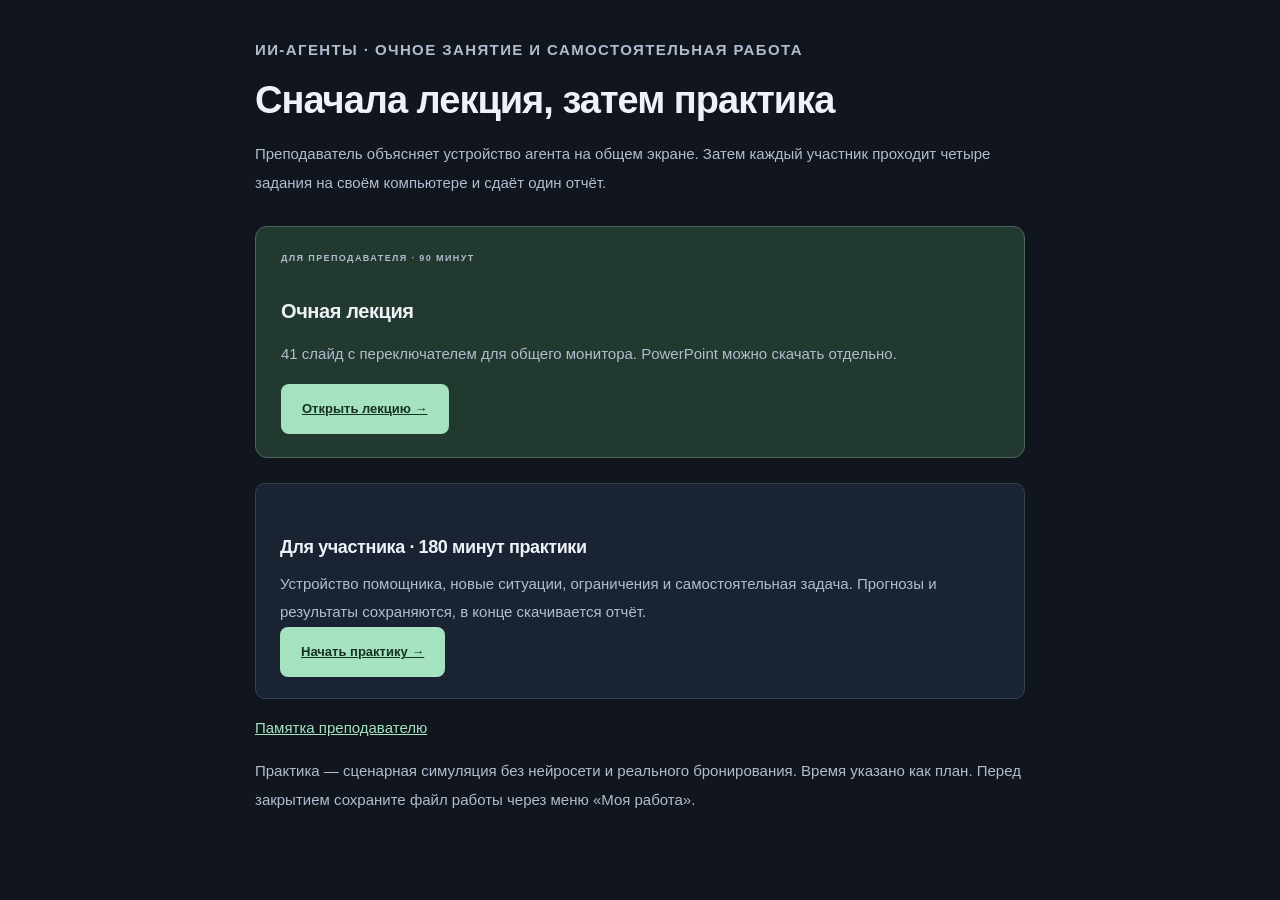
<file: index.html>
<!doctype html><html lang="ru"><head><meta charset="utf-8"><meta name="viewport" content="width=device-width,initial-scale=1"><title>ИИ-агенты · Лекция и практика</title><link rel="stylesheet" href="site/agent-anatomy/styles.css"></head><body><main class="guide"><p class="eyebrow">ИИ-АГЕНТЫ · ОЧНОЕ ЗАНЯТИЕ И САМОСТОЯТЕЛЬНАЯ РАБОТА</p><h1>Сначала лекция, затем практика</h1><p class="lead">Преподаватель объясняет устройство агента на общем экране. Затем каждый участник проходит четыре задания на своём компьютере и сдаёт один отчёт.</p><section class="task-card"><div><p class="eyebrow">ДЛЯ ПРЕПОДАВАТЕЛЯ · 90 МИНУТ</p><h2>Очная лекция</h2><p>41 слайд с переключателем для общего монитора. PowerPoint можно скачать отдельно.</p><a class="button primary" href="site/lecture.html">Открыть лекцию →</a></div></section><section class="baseline"><h2>Для участника · 180 минут практики</h2><p>Устройство помощника, новые ситуации, ограничения и самостоятельная задача. Прогнозы и результаты сохраняются, в конце скачивается отчёт.</p><a class="button primary" href="site/agent-anatomy/index.html">Начать практику →</a></section><p><a href="site/agent-anatomy/guide.html">Памятка преподавателю</a></p><p class="field-help">Практика — сценарная симуляция без нейросети и реального бронирования. Время указано как план. Перед закрытием сохраните файл работы через меню «Моя работа».</p></main></body></html>
</file>
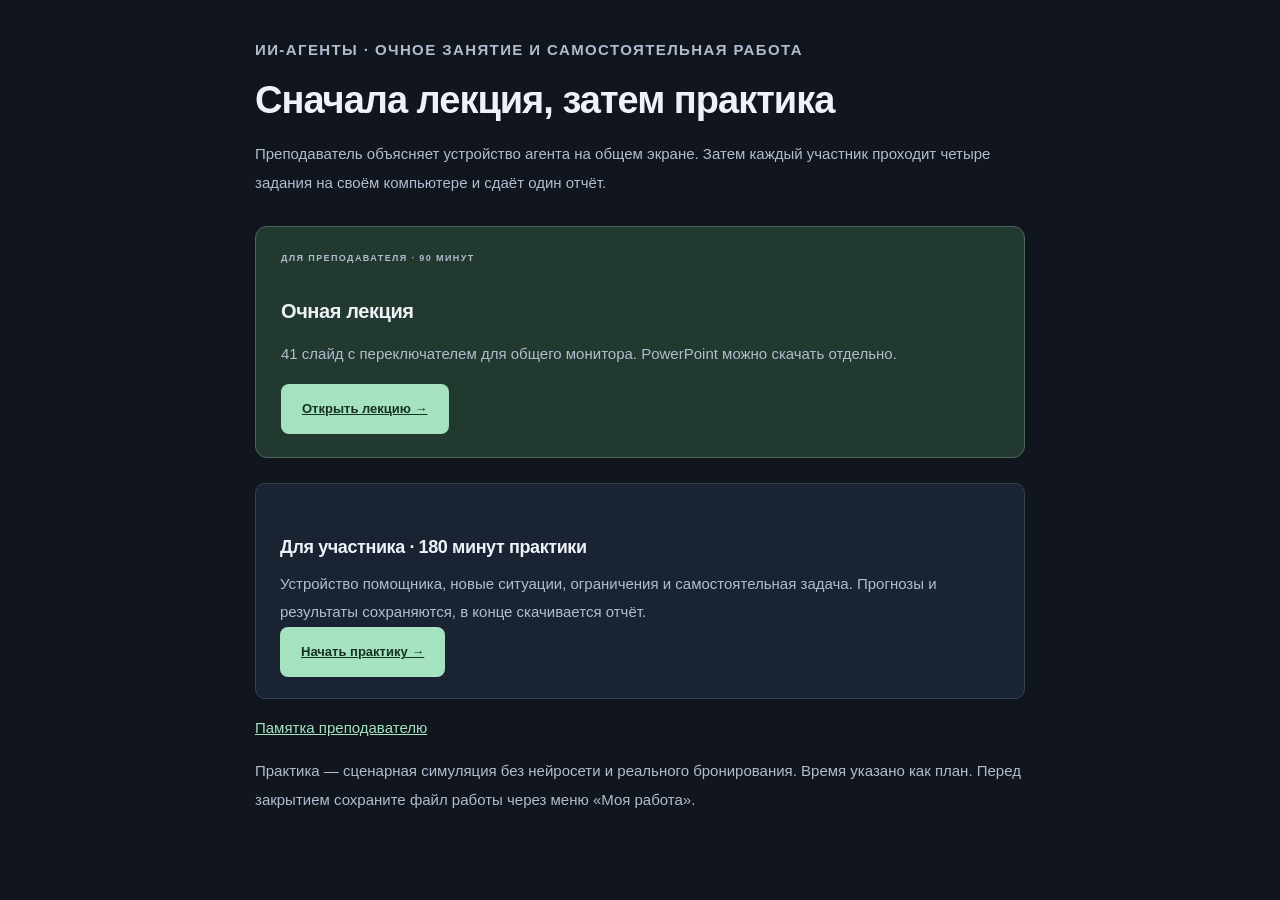
<file: site/index.html>
<!doctype html><html lang="ru"><head><meta charset="utf-8"><meta name="viewport" content="width=device-width,initial-scale=1"><title>ИИ-агенты · Лекция и практика</title><link rel="stylesheet" href="./agent-anatomy/styles.css"><script defer src="./entry.js"></script></head><body><main class="guide"><p class="eyebrow">ИИ-АГЕНТЫ · ОЧНОЕ ЗАНЯТИЕ И САМОСТОЯТЕЛЬНАЯ РАБОТА</p><h1>Сначала лекция, затем практика</h1><p class="lead">Преподаватель объясняет устройство агента на общем экране. Затем каждый участник проходит четыре задания на своём компьютере и сдаёт один отчёт.</p><section class="task-card"><div><p class="eyebrow">ДЛЯ ПРЕПОДАВАТЕЛЯ · 90 МИНУТ</p><h2>Очная лекция</h2><p>41 слайд с переключателем для общего монитора. PowerPoint можно скачать отдельно.</p><a class="button primary" href="./lecture.html">Открыть лекцию →</a></div></section><section class="baseline"><h2>Для участника · 180 минут практики</h2><p>Устройство помощника, новые ситуации, ограничения и самостоятельная задача. Прогнозы и результаты сохраняются, в конце скачивается отчёт.</p><a class="button primary" href="./agent-anatomy/index.html">Начать практику →</a></section><p><a href="./agent-anatomy/guide.html">Памятка преподавателю</a></p><p class="field-help">Практика — сценарная симуляция без нейросети и реального бронирования. Время указано как план. Перед закрытием сохраните файл работы через меню «Моя работа».</p></main></body></html>
</file>
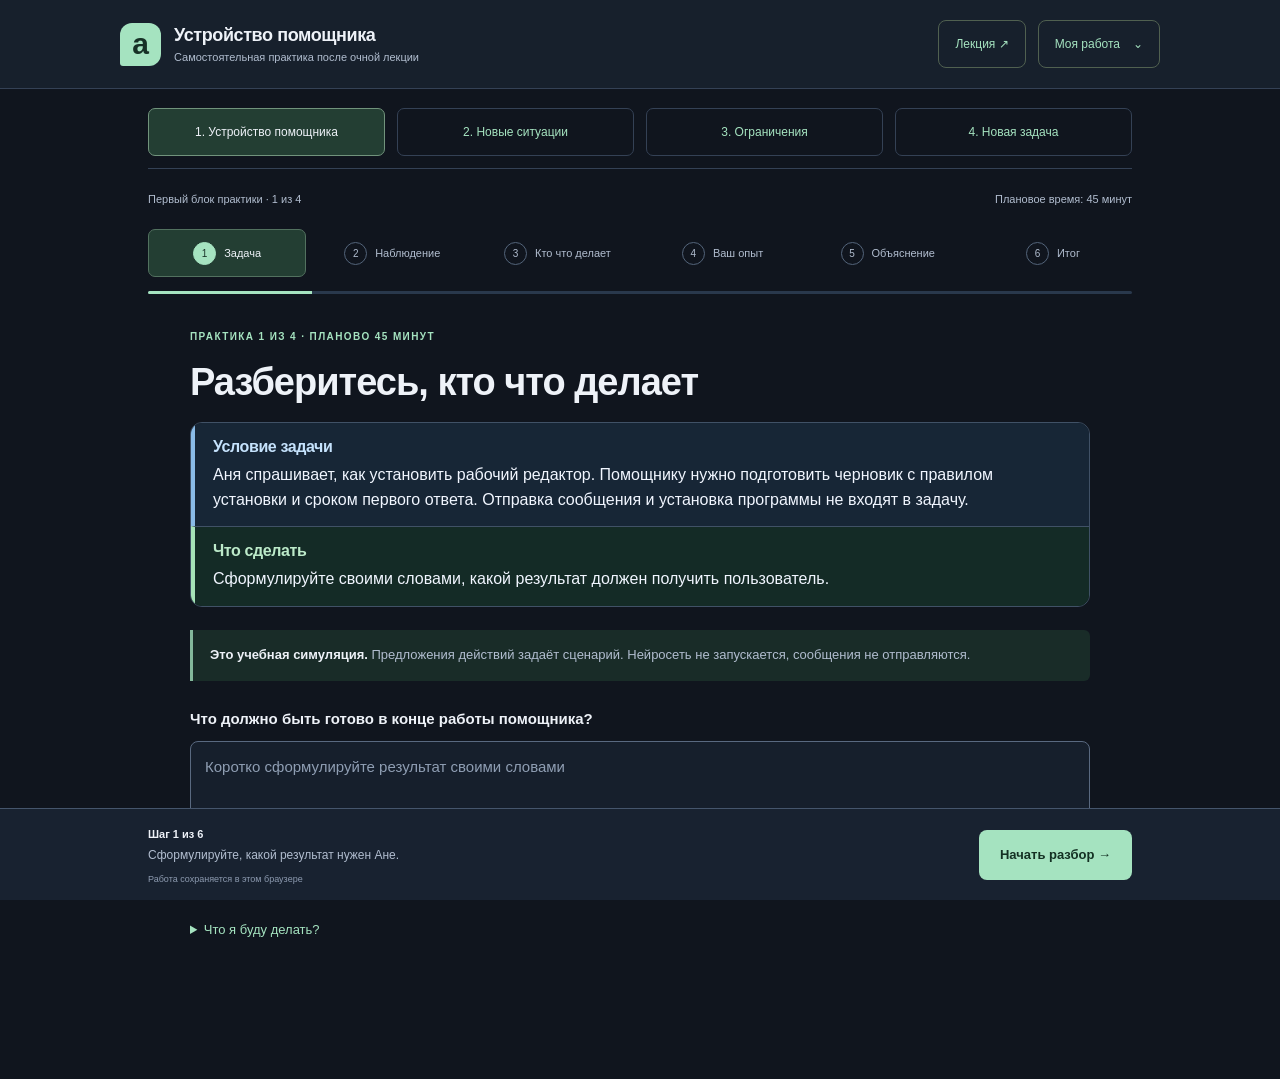
<file: site/agent-anatomy/index.html>
<!doctype html><html lang="ru"><head><meta charset="utf-8"><meta name="viewport" content="width=device-width,initial-scale=1"><meta name="theme-color" content="#10151e"><title>Практика 1 · Устройство помощника</title><link rel="stylesheet" href="styles.css"><script defer src="engine.js"></script><script defer src="lesson-model.js"></script><script defer src="block-two-model.js"></script><script defer src="block-two-app.js"></script><script defer src="block-three-model.js"></script><script defer src="course-model.js"></script><script defer src="block-three-app.js"></script><script defer src="block-four-model.js"></script><script defer src="block-four-app.js"></script><script defer src="app.js"></script></head><body>
<a id="skip" href="#screen" class="skip">К текущему заданию</a><header class="header"><div class="brand"><span class="brand-icon" aria-hidden="true">а</span><div><b>Устройство помощника</b><small>Самостоятельная практика после очной лекции</small></div></div><div class="header-actions"><a class="lecture-shortcut" href="../lecture.html" target="_blank" rel="noopener" aria-label="Лекция — открыть в новой вкладке">Лекция ↗</a><details class="tools"><summary>Моя работа</summary><div class="tools-menu"><button type="button" data-action="backup">Сохранить для продолжения ↓</button><button type="button" data-action="restore">Восстановить из файла ↑</button><a href="guide.html" target="_blank" rel="noopener">Памятка преподавателю ↗</a></div></details></div><input id="restore" type="file" accept="application/json,.json" hidden></header>
<div class="page-shell"><nav id="block-nav" class="block-nav" aria-label="Блоки практики"></nav><div class="course-line"><span id="course-position">Первый блок практики · 1 из 4</span><span>Плановое время: 45 минут</span></div><nav id="steps" class="steps" aria-label="Шаги первого блока"></nav><div class="progress" aria-hidden="true"><div id="progress-bar"></div></div><main id="screen"></main><div id="footer-space" class="footer-space" aria-hidden="true"></div></div>
<footer id="action-dock" class="action-dock"><div class="dock-inner"><div id="notice" class="notice" hidden role="alert"></div><div class="dock-content"><button id="previous" type="button" class="button secondary" data-action="previous" hidden>← Назад</button><div class="dock-description"><b id="step-count">Шаг 1 из 6</b><p id="step-help"></p><small id="save-status"></small></div><button id="next" type="button" class="button primary" data-action="next">Начать разбор →</button></div></div></footer></body></html>
</file>
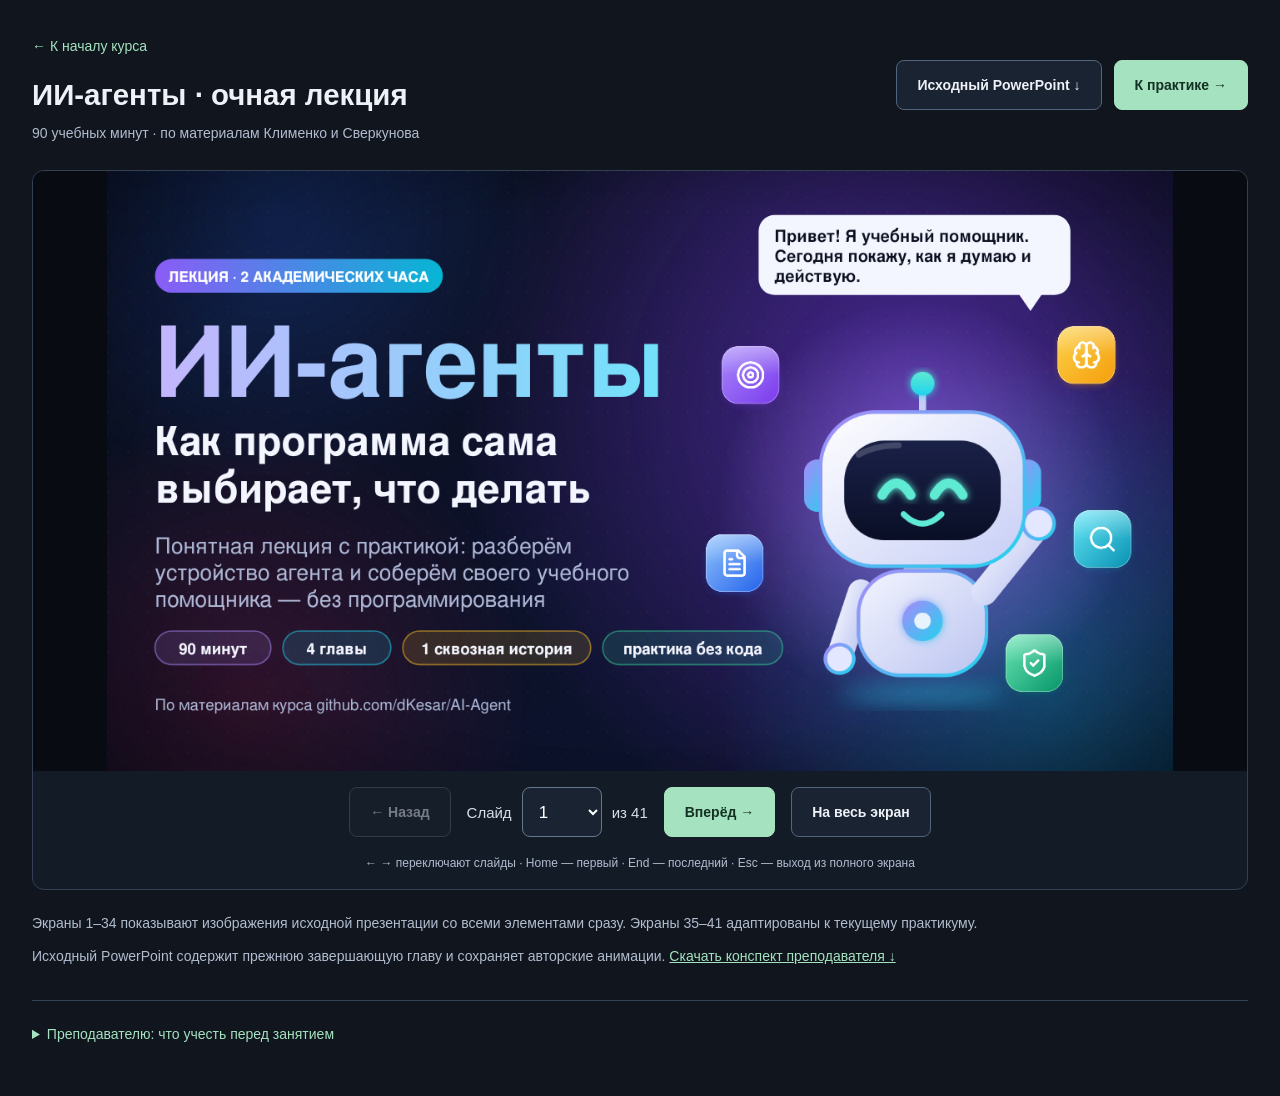
<file: site/lecture.html>
<!doctype html>
<html lang="ru">
<head>
  <meta charset="utf-8">
  <meta name="viewport" content="width=device-width,initial-scale=1">
  <meta name="theme-color" content="#10151e">
  <title>Очная лекция · ИИ-агенты</title>
  <link rel="stylesheet" href="./lecture.css">
  <script defer src="./lecture-chapter.js"></script><script defer src="./lecture.js"></script>
</head>
<body>
  <header class="lecture-header">
    <div><a class="back-link" href="../index.html">← К началу курса</a><h1>ИИ-агенты · очная лекция</h1><p>90 учебных минут · по материалам Клименко и Сверкунова</p></div>
    <div class="header-actions"><a class="button secondary" href="./assets/lecture.pptx" download>Исходный PowerPoint ↓</a><a class="button primary" href="./agent-anatomy/index.html">К практике →</a></div>
  </header>
  <main>
    <section id="presenter" class="presenter" aria-label="Просмотр слайдов">
      <div class="slide-stage"><article id="lecture-closing" class="lecture-closing" hidden></article>
        <img id="lecture-slide" src="./assets/slides/slide-1.png" alt="Слайд 1 из 41" decoding="async" fetchpriority="high">
        <p id="slide-error" class="slide-error" role="alert" hidden>Не удалось открыть изображение. Проверьте, что вся папка курса распакована, или откройте PowerPoint по ссылке выше.</p>
      </div>
      <div class="slide-toolbar">
        <button id="slide-back" type="button" class="button secondary" disabled>← Назад</button>
        <div class="slide-picker"><label for="lecture-number">Слайд</label><select id="lecture-number" aria-label="Номер слайда"></select><span id="slide-count" aria-live="polite">из 41</span></div>
        <button id="slide-forward" type="button" class="button primary">Вперёд →</button>
        <button id="fullscreen" type="button" class="button secondary" hidden>На весь экран</button>
      </div>
      <p class="keyboard-help">← → переключают слайды · Home — первый · End — последний · Esc — выход из полного экрана</p>
      <p id="viewer-status" class="viewer-status" role="status"></p>
    </section>
    <p class="viewer-note">Экраны 1–34 показывают изображения исходной презентации со всеми элементами сразу. Экраны 35–41 адаптированы к текущему практикуму. Исходный PowerPoint содержит прежнюю завершающую главу и сохраняет авторские анимации. <a href="./assets/explanation.docx" download>Скачать конспект преподавателя ↓</a></p>
    <details class="teacher-note"><summary>Преподавателю: что учесть перед занятием</summary><p>Завершающая глава на сайте согласована с четырьмя блоками и итоговой проверкой. Для полного показа текущего курса откройте лекцию на сайте. В исходном PowerPoint сохранено прежнее задание с собственным правилом; его можно использовать как дополнительный пример.</p><a href="./agent-anatomy/guide.html">Открыть памятку преподавателю →</a></details>
  </main>
  <noscript><p class="noscript">Для переключения слайдов включите JavaScript или <a href="./assets/lecture.pptx" download>скачайте PowerPoint</a>.</p></noscript>
</body>
</html>
</file>
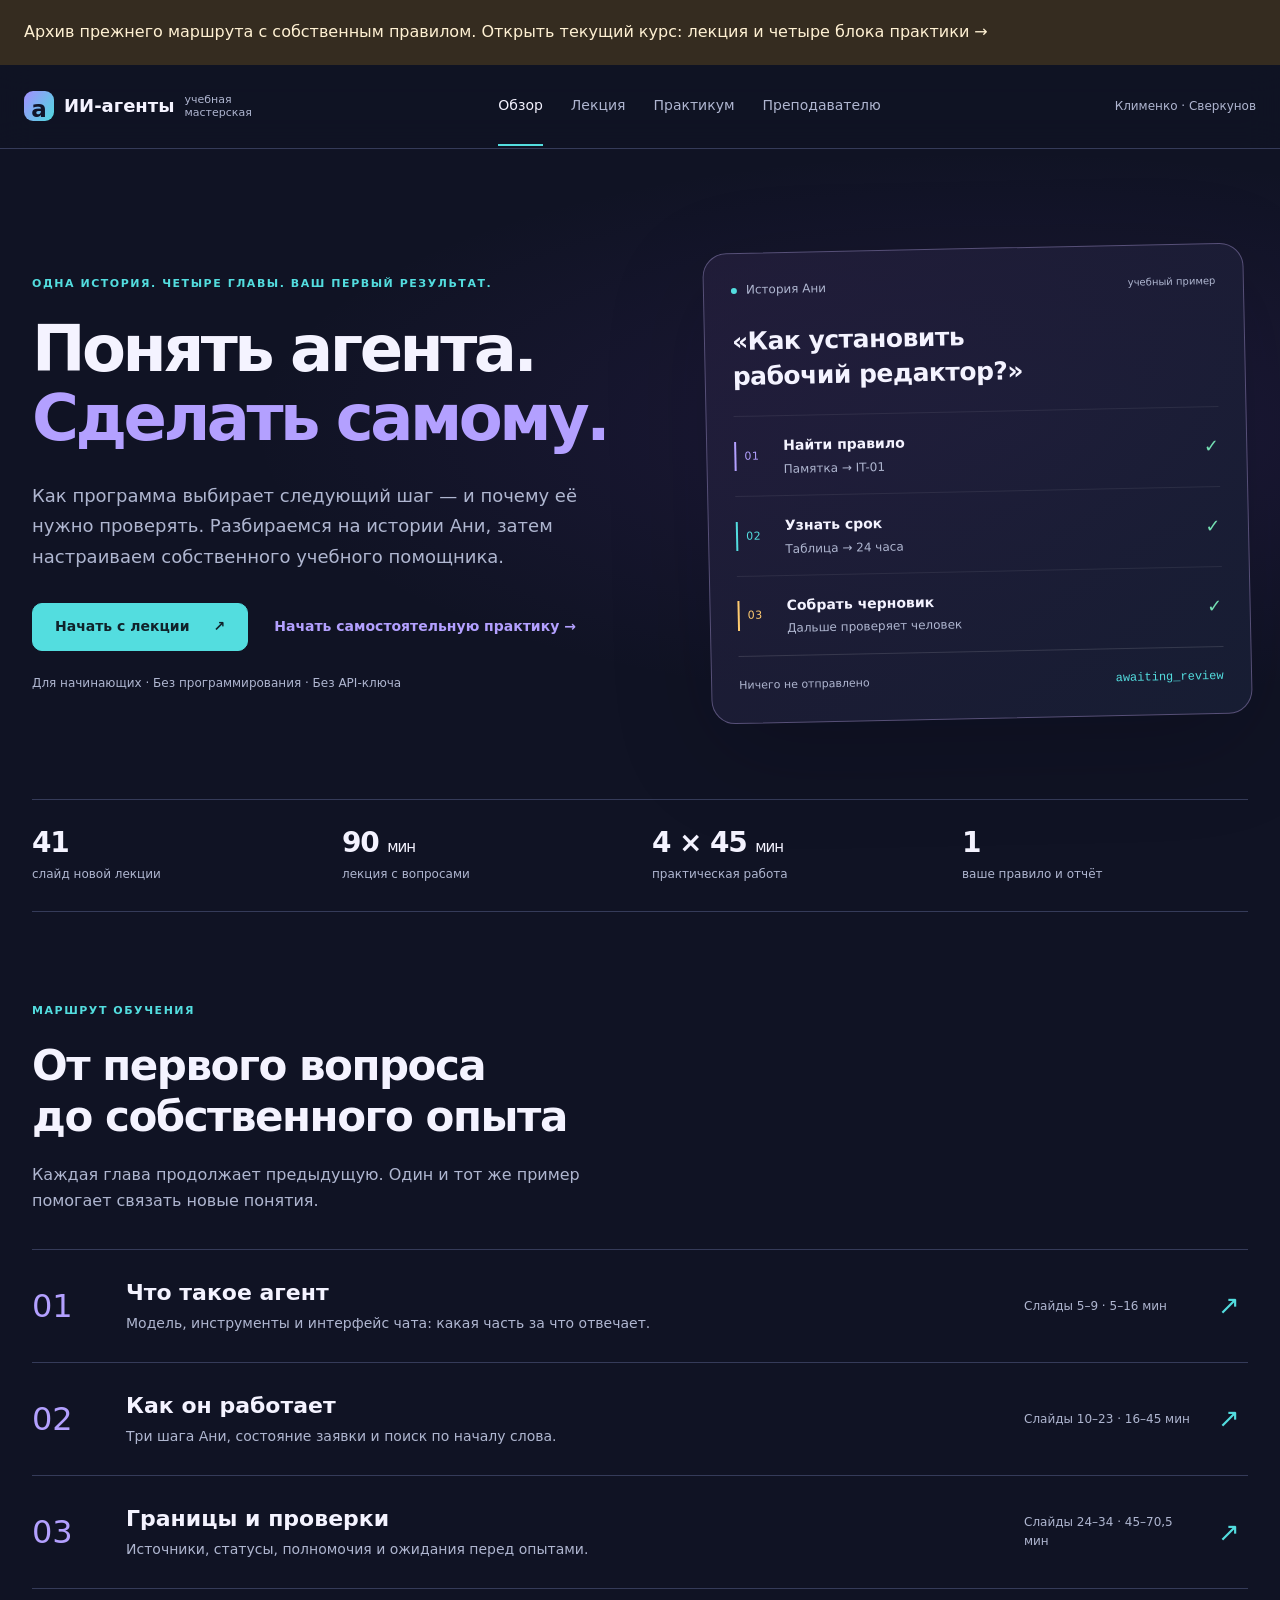
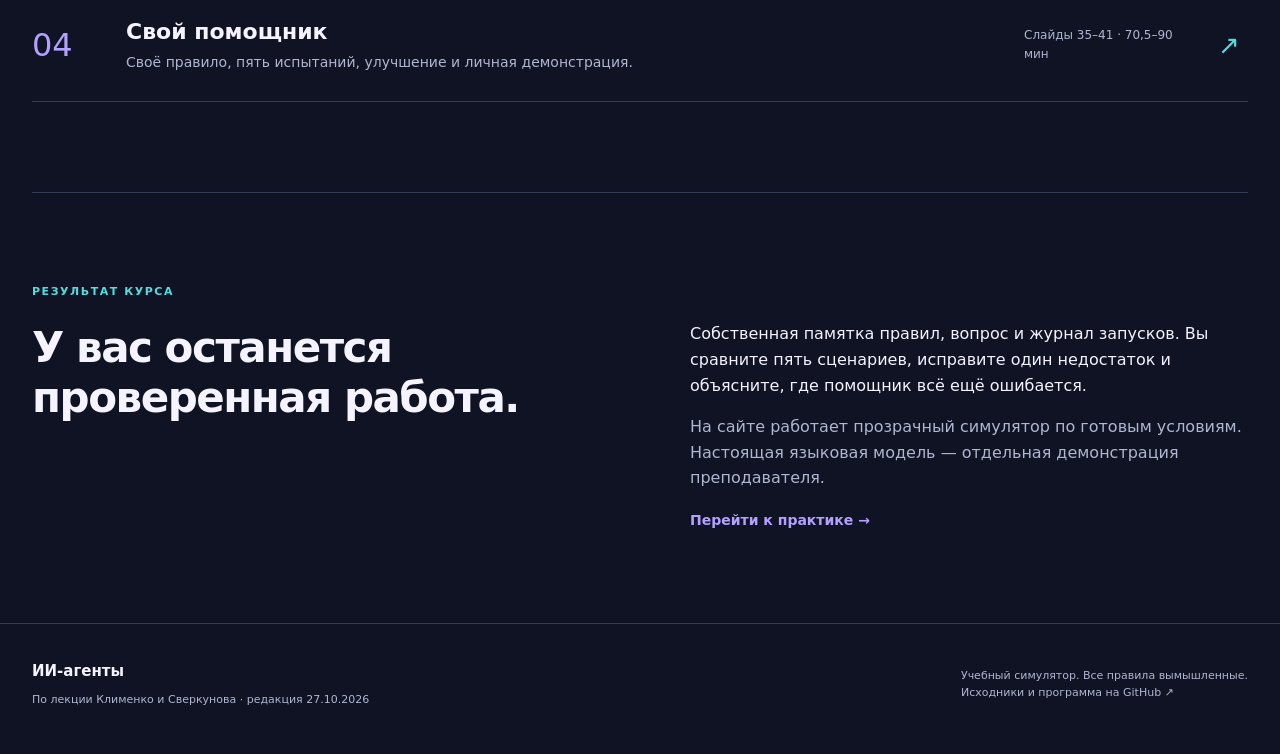
<file: site/legacy.html>
<!doctype html>
<html lang="ru">
<head>
  <meta charset="utf-8"><meta name="viewport" content="width=device-width,initial-scale=1">
  <meta name="theme-color" content="#101324"><meta name="description" content="Понятный курс об ИИ-агентах по лекции Клименко и Сверкунова. Четыре главы и практикум в браузере без программирования.">
  <title>ИИ-агенты — понять и сделать</title>
  <link rel="stylesheet" href="./styles.css"><script defer src="./app.js"></script>
</head>
<body><aside style="padding:18px 24px;background:#352c20;color:#fff1d3;line-height:1.8">Архив прежнего маршрута с собственным правилом. <a href="../index.html" style="color:#fff1d3">Открыть текущий курс: лекция и четыре блока практики →</a></aside>
<a class="skip" href="#main">Перейти к содержанию</a>
<header class="header"><a class="brand" href="#overview"><span class="brand-mark">а</span> ИИ-агенты<span class="brand-sub">учебная мастерская</span></a>
  <nav aria-label="Главная навигация"><a href="#overview" data-route="overview">Обзор</a><a href="./lecture.html">Лекция</a><a href="./agent-anatomy/index.html">Практикум</a><a href="./agent-anatomy/guide.html">Преподавателю</a></nav>
  <span class="edition">Клименко · Сверкунов</span>
</header>
<main id="main" tabindex="-1">
<section id="overview" class="page">
  <div class="hero"><div class="hero-copy"><p class="eyebrow">Одна история. Четыре главы. Ваш первый результат.</p><h1>Понять агента.<br><span>Сделать самому.</span></h1><p class="lead">Как программа выбирает следующий шаг — и почему её нужно проверять. Разбираемся на истории Ани, затем настраиваем собственного учебного помощника.</p>
  <div class="actions"><a class="button primary" href="./lecture.html">Начать с лекции <span aria-hidden="true">↗</span></a><a class="text-link" href="#practice">Начать самостоятельную практику →</a></div><p class="hero-foot">Для начинающих · Без программирования · Без API-ключа</p></div>
  <div class="hero-scene"><div class="scene-top"><span class="live-dot"></span> История Ани <span>учебный пример</span></div><p class="scene-question">«Как установить<br>рабочий редактор?»</p><ol class="scene-path"><li><span class="small-num violet">01</span><div><strong>Найти правило</strong><small>Памятка → IT-01</small></div><span class="check">✓</span></li><li><span class="small-num cyan">02</span><div><strong>Узнать срок</strong><small>Таблица → 24 часа</small></div><span class="check">✓</span></li><li><span class="small-num amber">03</span><div><strong>Собрать черновик</strong><small>Дальше проверяет человек</small></div><span class="check">✓</span></li></ol><div class="scene-bottom"><span>Ничего не отправлено</span><code>awaiting_review</code></div></div></div>
  <div class="facts"><div><strong>41</strong><span>слайд новой лекции</span></div><div><strong>90 <small>мин</small></strong><span>лекция с вопросами</span></div><div><strong>4 × 45 <small>мин</small></strong><span>практическая работа</span></div><div><strong>1</strong><span>ваше правило и отчёт</span></div></div>
  <section class="section"><div class="section-heading"><p class="eyebrow">Маршрут обучения</p><h2>От первого вопроса<br>до собственного опыта</h2><p>Каждая глава продолжает предыдущую. Один и тот же пример помогает связать новые понятия.</p></div><div id="chapter-list" class="chapter-list"></div></section>
  <section class="outcome"><div><p class="eyebrow">Результат курса</p><h2>У вас останется<br>проверенная работа.</h2></div><div><p>Собственная памятка правил, вопрос и журнал запусков. Вы сравните пять сценариев, исправите один недостаток и объясните, где помощник всё ещё ошибается.</p><p class="muted">На сайте работает прозрачный симулятор по готовым условиям. Настоящая языковая модель — отдельная демонстрация преподавателя.</p><a class="text-link" href="#practice">Перейти к практике →</a></div></section>
</section>
<section id="lecture" class="page" hidden>
  <div class="page-title"><p class="eyebrow">Лекция · 90 учебных минут</p><h1>Четыре главы.<br><span>Одна история Ани.</span></h1><p class="lead">Читайте объяснение, пробуйте ответить своими словами, затем сверяйтесь. Исходные слайды и уточнения доступны ниже.</p></div>
  <div class="lesson-layout"><aside class="lesson-nav" id="lesson-nav" aria-label="Главы лекции"></aside><article class="lesson" id="lesson-content"></article></div>
  <section class="section demo-section"><div><p class="eyebrow">Слайды 11–22 · наблюдаем механизм</p><h2>Откройте следующий шаг</h2><p>Это последовательность правил симулятора, а не скрытые рассуждения модели. Перед нажатием назовите следующий инструмент.</p><label for="demo-case">Ситуация</label><select id="demo-case"><option value="normal">Аня устанавливает редактор</option><option value="urgent">Та же заявка, но срочная</option><option value="ambiguous">Установка и восстановление доступа</option><option value="unknown">В памятке нет правила об отпуске</option></select><div class="actions"><button class="button primary" id="demo-next">Показать первый шаг</button><button class="button secondary" id="demo-reset">Сначала</button></div></div><div class="demo-board"><p id="demo-question" class="demo-question"></p><ol id="demo-trace" class="trace-list" aria-live="polite"></ol><div id="demo-state" class="state-strip"></div></div></section>
  <section class="teacher-block"><h2>После лекции — самостоятельная практика</h2><p>Четыре задания по 45 минут и один итоговый отчёт. Слайды 35–39 исходной презентации описывают прежнее задание с собственным правилом; преподаватель обозначает его как дополнительный пример и показывает текущий маршрут.</p><a class="button primary" href="./agent-anatomy/index.html">Открыть практикум →</a></section><section class="section source-section"><div class="section-heading"><p class="eyebrow">Исходная лекция · 41 слайд</p><h2>Слайды и пояснения</h2><p>Статические изображения показывают сразу все элементы, включая ответы. Анимации и открытие по щелчку работают в оригинальном PowerPoint.</p></div><div class="slide-controls"><button class="button secondary" id="prev-slide" aria-label="Предыдущий слайд">←</button><label for="slide-select" class="sr-only">Номер слайда</label><select id="slide-select"></select><button class="button secondary" id="next-slide" aria-label="Следующий слайд">→</button></div><img id="slide-image" class="slide-image" alt="" loading="lazy"><div id="slide-correction" class="correction" hidden></div><details class="notes"><summary>Пояснение к этому слайду</summary><div id="slide-notes"></div></details><div class="actions"><a class="button secondary" href="./assets/lecture.pptx" download>Скачать PowerPoint</a><a class="text-link" href="./assets/explanation.docx" download>Скачать конспект Word ↗</a></div></section>
</section>
<section id="practice" class="page" hidden>
  <div class="page-title"><p class="eyebrow">Мастерская · четыре блока по 45 минут</p><h1>Ваше правило.<br><span>Ваши испытания.</span></h1><p class="lead">Настройте готового помощника и проверьте его на собственных вопросах. Здесь нет нейросети: вы меняете данные симулятора.</p></div>
  <ol class="practice-route"><li><b>01</b><span>Разобрать пример</span></li><li><b>02</b><span>Создать правило</span></li><li><b>03</b><span>Испытать и улучшить</span></li><li><b>04</b><span>Объяснить и сохранить</span></li></ol>
  <p id="storage-message" class="storage-message">Работа сохраняется только в этом браузере. Для сдачи и переноса скачайте пакет JSON. Используйте вымышленные данные.</p>
  <div class="workbench"><section class="editor"><div class="panel-heading"><span class="eyebrow">01 · Своя памятка</span><button class="text-button" id="load-example">Образец TR-01</button></div><h2>Добавьте одно правило</h2><p class="muted">Номер — ссылка в ответе. Ключи — начала слов, по которым ищет программа.</p><form id="rule-form"><div class="form-pair"><div><label for="rule-title">Название</label><input id="rule-title" maxlength="160" required value="Командировка"></div><div><label for="rule-id">Номер</label><input id="rule-id" maxlength="40" pattern="[A-Z][A-Z0-9-]{1,39}" required value="TR-01"></div></div><label for="rule-keys">Ключи через запятую</label><input id="rule-keys" maxlength="900" required value="командиров"><p class="field-hint">Например: командиров найдёт «командировку», но пропустит «поездку».</p><label for="rule-text">Текст вымышленного правила</label><textarea id="rule-text" maxlength="4000" required rows="4">Для командировки укажите цель, даты поездки и согласование руководителя.</textarea><button class="button secondary" type="submit">Применить правило</button><span id="rule-saved" role="status"></span></form><details class="help"><summary>Своя попытка: «Переговорная»</summary><p>Придумайте инструкцию MEET-01, ключ и вопрос. Сначала попробуйте самостоятельно.</p><details><summary>Подсказка 1</summary><p>У слов «переговорная» и «переговорную» общее начало.</p><details><summary>Подсказка 2</summary><p>Ключ переговор. Вопрос: «Как забронировать переговорную?»</p></details></details></details><details class="help"><summary>Какие правила уже есть в памятке?</summary><div id="base-policies"></div></details></section>
  <section class="runner"><div class="panel-heading"><span class="eyebrow">02 · Ожидание перед запуском</span><code>sim / браузер</code></div><h2>Проведите опыт</h2><form id="run-form"><label for="test-type">Тип испытания</label><select id="test-type"><option value="normal">Однозначный вопрос</option><option value="paraphrase">Другая формулировка</option><option value="unknown">Чужая тема</option><option value="ambiguous">Две задачи</option><option value="limit">Лимит или сбой</option><option value="improvement">После улучшения</option><option value="regression">Повтор прежнего случая</option><option value="negative">Отрицательный пример</option><option value="transfer">Новая тема без подсказки</option></select><label for="question">Вопрос помощнику</label><textarea id="question" maxlength="4000" rows="2" required>Как оформить командировку?</textarea><div class="form-pair"><div><label for="priority">Приоритет</label><select id="priority"><option value="normal">Обычный · 24 часа</option><option value="urgent">Срочный · 4 часа</option></select></div><div><label for="step-limit">Лимит шагов</label><input id="step-limit" type="number" min="1" max="100" value="8" required></div></div><label class="check-label"><input type="checkbox" id="fail-search"> Учебный отказ сервиса поиска</label><div class="expectation"><label for="expected-status">Какой статус ожидаете?</label><select id="expected-status" required><option value="">Выберите до запуска</option><option value="awaiting_review">awaiting_review · черновик</option><option value="needs_input">needs_input · уточнение</option><option value="needs_human">needs_human · сотрудник</option><option value="step_limit">step_limit · лимит шагов</option></select><label for="expected-source">Какое правило ожидаете в черновике?</label><input id="expected-source" maxlength="40" placeholder="TR-01; пусто, если черновика не будет"><p class="field-hint">Ожидание записывается вместе с результатом. История прежних опытов сохраняется после изменения правила.</p></div><button class="button primary" type="submit">Запустить и записать <span aria-hidden="true">→</span></button></form><p id="form-error" class="error" role="alert" hidden></p></section></div>
  <section id="run-result" class="result-section" hidden aria-live="polite"><div class="result-heading"><div><p class="eyebrow">Наблюдаемый результат</p><h2 id="result-title"></h2></div><span id="expectation-result"></span></div><p id="result-text"></p><ol id="result-trace" class="trace-list"></ol><p class="muted">Ничего не отправлено. Найденное правило нужно проверить на актуальность и применимость.</p></section>
  <section class="section journal-section"><div class="journal-heading"><div><p class="eyebrow">03 · Журнал испытаний</p><h2>Ожидание и факт</h2></div><span id="coverage" class="coverage">0 из 5 типов</span></div><p>Расхождение — повод исследовать причину. Оно не исчезает из отчёта после следующего запуска.</p><div class="table-scroll"><table><caption class="sr-only">Все записанные опыты</caption><thead><tr><th>№ / тип</th><th>Вопрос</th><th>Ожидали</th><th>Получили</th><th>Сравнение</th></tr></thead><tbody id="journal-body"></tbody></table></div><p id="journal-empty" class="empty">Пока нет опытов. Начните с собственного вопроса выше.</p></section>
  <section class="section reflection"><div><p class="eyebrow">04 · Улучшение и защита</p><h2>Что изменили?<br>Что осталось проверить?</h2><p>После добавления ключа повторите новый и прежний вопросы. Затем попробуйте отрицательный пример — например, «поездка на отдых».</p><label for="reflection">Ваше объяснение</label><textarea id="reflection" maxlength="4000" rows="5" placeholder="Я добавил… Проверил заново… Ложное совпадение… Ограничение…"></textarea></div><div class="handoff"><h3>Перед сдачей</h3><ul><li>Есть своё правило и пять типов опытов.</li><li>Показаны синоним до и после правки.</li><li>Повторён прежний вопрос.</li><li>Названы два ограничения.</li><li>Новый вопрос объяснён самостоятельно.</li></ul><p class="muted">Покрытие типов — подсказка, а не автоматическая оценка понимания. Преподаватель принимает личный показ.</p><button class="button primary" id="export-work">Скачать пакет работы JSON ↗</button><div class="actions compact"><button class="text-button" id="print-report">Печатный отчёт</button><label class="text-button import-label">Восстановить пакет<input id="import-work" type="file" accept=".json,application/json"></label></div><details class="help"><summary>Отдельные файлы текущего запуска</summary><div class="actions compact"><button class="text-button" id="export-policies">policies.json</button><button class="text-button" id="export-task">task.json</button><button class="text-button" id="export-result">result.json</button></div><p>Это снимки. Изменение вопроса требует нового запуска.</p></details><p id="work-message" role="status"></p></div></section>
</section>
<section id="teacher" class="page" hidden><div class="page-title"><p class="eyebrow">Методические материалы</p><h1>Провести занятие.<br><span>Увидеть понимание.</span></h1><p class="lead">Новая лекция задаёт порядок тем. Практикум превращает их в личные действия и проверяемый результат.</p></div><div id="teacher-content"></div><section class="teacher-block"><h2>Комплект для занятия без сети</h2><p>Скачайте архив заранее и распакуйте. Откройте index.html: лекция, слайды, оригиналы материалов и практикум работают из файловой копии. Автосохранение в файловом режиме зависит от браузера; скачивайте пакет работы после каждого блока.</p><a class="button secondary" href="./assets/offline-course.zip" download>Скачать автономный комплект ZIP ↗</a></section></section>
</main><footer><div><a class="brand" href="#overview">ИИ-агенты</a><p>По лекции Клименко и Сверкунова · редакция 27.10.2026</p></div><p>Учебный симулятор. Все правила вымышленные.<br><a href="https://github.com/dKesar/AI-Agent" target="_blank" rel="noopener">Исходники и программа на GitHub ↗</a></p></footer>
<noscript><p class="error">Для интерактивной части нужен JavaScript. Программа курса доступна в <a href="https://github.com/dKesar/AI-Agent/blob/main/COURSE.md">репозитории</a>.</p></noscript>
</body></html>
</file>
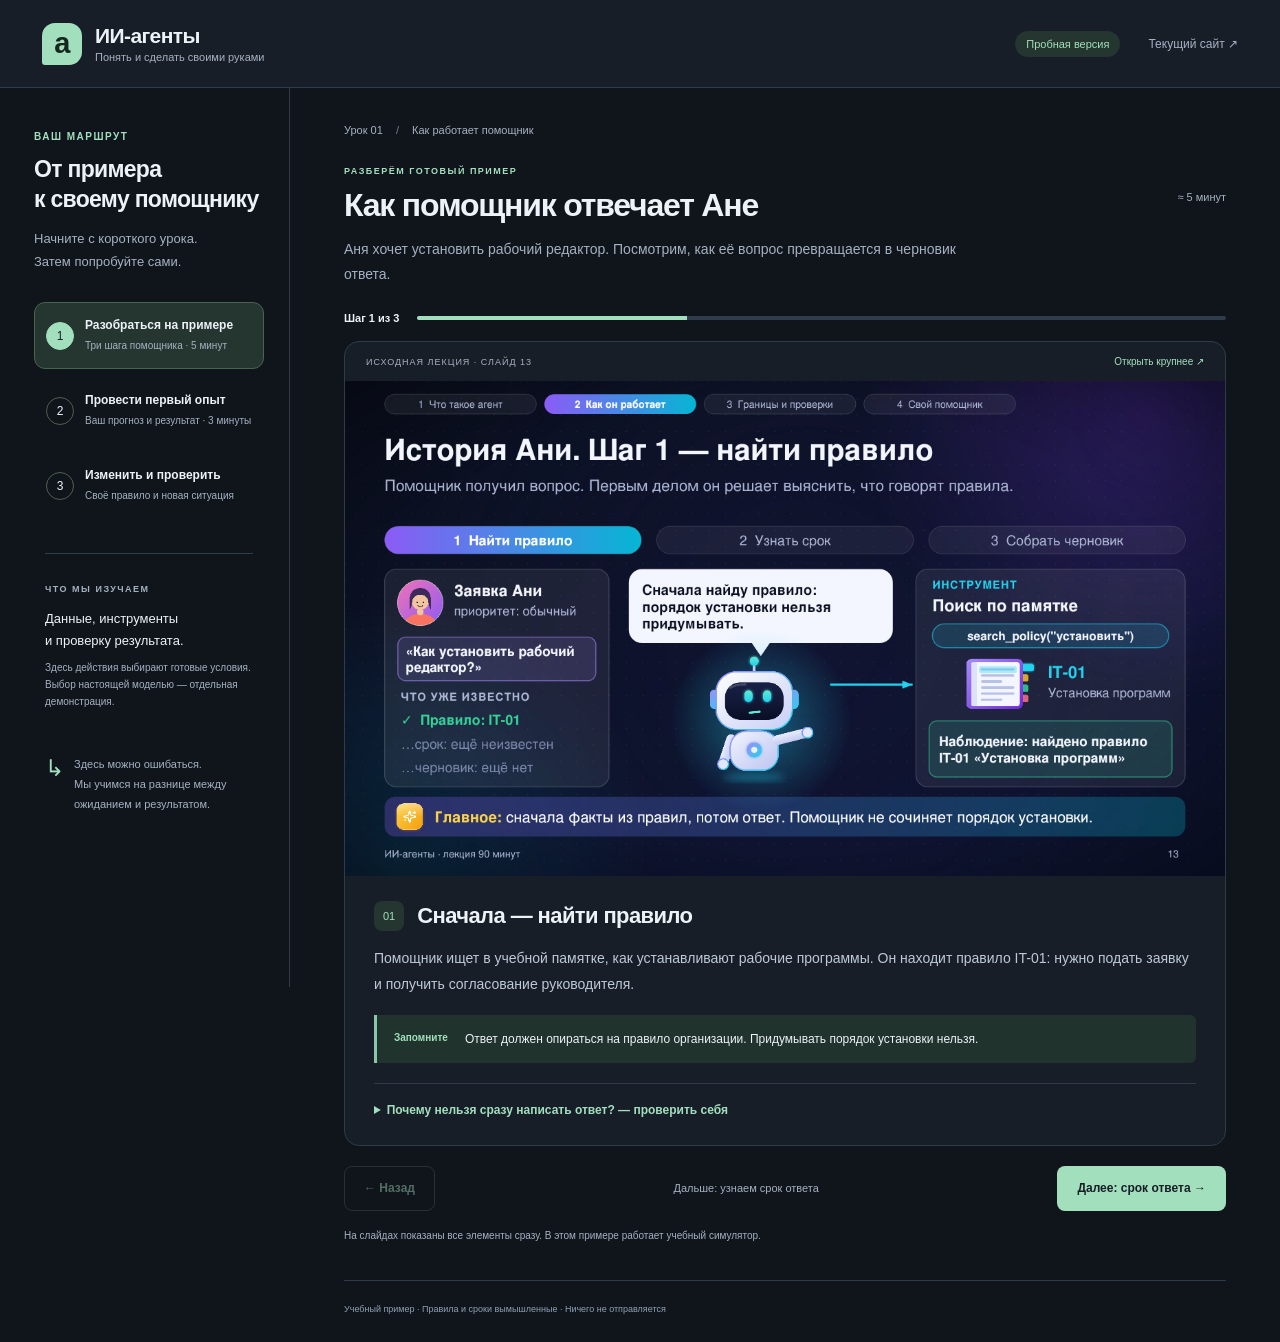
<file: site/prototype.html>
<!doctype html>
<html lang="ru">
<head>
  <meta charset="utf-8">
  <meta name="viewport" content="width=device-width,initial-scale=1">
  <title>Урок и первый опыт · ИИ-агенты</title>
  <link rel="stylesheet" href="./prototype.css">
  <script defer src="./prototype.js"></script>
</head>
<body>
<a class="skip" href="#content">К содержанию</a>
<header class="topbar">
  <a class="brand" href="#lesson"><span class="brand-icon" aria-hidden="true">а</span><span>ИИ-агенты<small>Понять и сделать своими руками</small></span></a>
  <span class="preview-label">Пробная версия</span>
  <a class="original" href="./index.html">Текущий сайт ↗</a>
</header>
<div class="workspace">
  <aside class="sidebar" aria-label="Маршрут занятия">
    <p class="overline">ВАШ МАРШРУТ</p>
    <h2>От примера<br>к своему помощнику</h2>
    <p class="sidebar-intro">Начните с короткого урока.<br>Затем попробуйте сами.</p>
    <nav class="route">
      <a id="nav-lesson" href="#lesson" class="route-item active"><span class="route-number">1</span><span><b>Разобраться на примере</b><small>Три шага помощника · 5 минут</small></span></a>
      <a id="nav-practice" href="#practice" class="route-item"><span class="route-number">2</span><span><b>Провести первый опыт</b><small>Ваш прогноз и результат · 3 минуты</small></span></a>
      <a id="nav-workshop" href="#workshop" class="route-item"><span class="route-number">3</span><span><b>Изменить и проверить</b><small>Своё правило и новая ситуация</small></span></a>
    </nav>
    <div class="up-next"><span class="overline">ЧТО МЫ ИЗУЧАЕМ</span><p>Данные, инструменты<br>и проверку результата.</p><small>Здесь действия выбирают готовые условия. Выбор настоящей моделью — отдельная демонстрация.</small></div>
    <div class="sidebar-note"><span aria-hidden="true">↳</span><p>Здесь можно ошибаться.<br>Мы учимся на разнице между<br>ожиданием и результатом.</p></div>
  </aside>
  <main id="content" tabindex="-1">
    <section id="lesson-screen" aria-labelledby="lesson-title">
      <div class="breadcrumb">Урок 01 <span>/</span> Как работает помощник</div>
      <div class="page-heading"><div><p class="overline">РАЗБЕРЁМ ГОТОВЫЙ ПРИМЕР</p><h1 id="lesson-title">Как помощник отвечает Ане</h1><p class="intro">Аня хочет установить рабочий редактор. Посмотрим, как её вопрос превращается в черновик ответа.</p></div><span class="time">≈ 5 минут</span></div>
      <div class="lesson-progress" aria-label="Шаги урока"><span id="lesson-count">Шаг 1 из 3</span><div class="progress-track"><div id="lesson-progress-bar"></div></div></div>
      <article class="lesson-card">
        <div class="slide-toolbar"><span id="slide-label">ИСХОДНАЯ ЛЕКЦИЯ · СЛАЙД 13</span><a id="slide-open" href="./assets/slides/slide-13.png" target="_blank" rel="noopener">Открыть крупнее ↗</a></div>
        <img id="lesson-image" src="./assets/slides/slide-13.png" width="1280" height="720" alt="История Ани. Поиск правила установки рабочего редактора.">
        <div class="explanation"><div class="step-heading"><span id="step-number">01</span><h2 id="step-title">Сначала — найти правило</h2></div><p id="step-explanation"></p><div class="takeaway"><span>Запомните</span><p id="step-takeaway"></p></div><details id="lesson-question"><summary id="question-summary"></summary><p id="question-answer"></p></details></div>
      </article>
      <div class="lesson-bottom"><button id="lesson-back" class="button secondary" disabled>← Назад</button><p id="next-hint">Дальше: узнаем срок ответа</p><button id="lesson-next" class="button primary">Далее: срок ответа →</button></div>
      <p class="quiet-note">На слайдах показаны все элементы сразу. В этом примере работает учебный симулятор.</p>
    </section>
    <section id="practice-screen" hidden aria-labelledby="practice-title">
      <div class="breadcrumb">Практика 01 <span>/</span> Первый опыт</div>
      <div class="page-heading"><div><p class="overline">ТЕПЕРЬ ВАША ОЧЕРЕДЬ</p><h1 id="practice-title">Предскажите результат</h1><p class="intro">Сначала предположите, чем закончится работа помощника. Затем запустите его и сравните.</p></div><span class="time">≈ 3 минуты</span></div>
      <div class="practice-flow"><span class="flow-active">1. Прогноз</span><span aria-hidden="true">→</span><span id="flow-result">2. Результат</span><span aria-hidden="true">→</span><span id="flow-conclusion">3. Вывод</span></div>
      <article class="question-card"><div class="avatar" aria-hidden="true">А</div><div><p class="overline">ВОПРОС АНИ</p><h2 id="task-question">Как установить рабочий редактор?</h2><p>В учебной памятке есть правило установки программ. Помощник может найти его, узнать срок и подготовить черновик.</p></div></article>
      <form id="prediction-form"><fieldset id="prediction-fields"><legend>Что получит Аня в конце?</legend><p class="field-intro">Выберите один вариант. Это ваш прогноз — ошибиться нормально.</p>
        <label class="choice"><input type="radio" name="prediction" value="awaiting_review" required><span class="choice-letter">А</span><span><b>Черновик для проверки человеком</b><small>Помощник найдёт правило и подготовит текст.</small></span></label>
        <label class="choice"><input type="radio" name="prediction" value="needs_input"><span class="choice-letter">Б</span><span><b>Уточняющий вопрос</b><small>Помощнику не хватит данных для ответа.</small></span></label>
        <label class="choice"><input type="radio" name="prediction" value="needs_human"><span class="choice-letter">В</span><span><b>Передачу вопроса сотруднику</b><small>Помощник не найдёт подходящего правила.</small></span></label>
      </fieldset><div class="run-row"><button id="run-example" class="button primary" disabled>Проверить прогноз →</button><span id="prediction-hint">Сначала выберите вариант выше</span></div></form>
      <section id="practice-result" class="result" hidden aria-labelledby="result-title" tabindex="-1" aria-live="polite"><p id="match-label" class="overline"></p><h2 id="result-title"></h2><p id="prediction-comparison"></p><ol id="result-steps" class="result-steps"></ol><div class="draft"><span class="overline">ЧЕРНОВИК ПОМОЩНИКА</span><p id="draft-text"></p></div><div class="conclusion"><h3>Что показывает этот опыт?</h3><p>Помощник собрал ответ из найденного правила и срока. Сообщение Ане не отправлено: сначала текст должен проверить человек.</p></div><div class="result-actions"><a class="button primary" href="#workshop">Теперь измените правило →</a><button id="try-again" class="button secondary">Пройти опыт ещё раз</button></div><p class="quiet-note">Дальше вы измените данные помощника и проверите, как изменился ответ.</p></section>
    </section>
    <section id="workshop-screen" hidden aria-labelledby="workshop-title">
      <div class="breadcrumb">Практика 02 <span>/</span> Изменить и проверить</div>
      <div class="page-heading"><div><p class="overline">ПРОБУЕМ СВОИМИ РУКАМИ</p><h1 id="workshop-title">А если правила нет?</h1><p id="workshop-intro" class="intro">Изменим вопрос и посмотрим, хватит ли помощнику данных.</p></div><span class="time">≈ 10 минут</span></div>
      <div class="lesson-progress"><span id="workshop-count">Шаг 1 из 3</span><div class="progress-track"><div id="workshop-progress"></div></div></div>
      <p class="quiet-note">Учебный симулятор · Вы меняете памятку, параметры нейросети не обучаются. Используйте вымышленные правила. Перезагрузка начнёт этот блок заново; на последнем шаге можно скачать опыты.</p>
      <div id="workshop-missing">
        <article class="question-card"><div class="avatar" aria-hidden="true">А</div><div><p class="overline">НОВЫЙ ВОПРОС</p><h2>Как оформить отпуск?</h2><p>В памятке есть установка программ, доступ, справка и закупка. Правила об отпуске нет.</p></div></article>
        <button id="run-missing" class="button primary">Задать вопрос помощнику →</button>
        <div id="missing-result" class="experiment-output" hidden aria-live="polite"></div>
        <button id="go-rule" class="button primary next-action" hidden>Добавить недостающее правило →</button>
      </div>
      <div id="workshop-rule" hidden>
        <div class="takeaway"><span>Ваша задача</span><p>Напишите короткую вымышленную инструкцию про отпуск. Затем повторите прежний вопрос.</p></div>
        <form id="vacation-form" class="simple-form">
          <label for="vacation-text">Что должен сделать сотрудник, чтобы оформить отпуск?</label>
          <textarea id="vacation-text" required maxlength="2000" rows="4" placeholder="Напишите свою инструкцию из одного-двух предложений"></textarea>
          <details class="form-help"><summary>Нужен пример?</summary><p>«Укажите желаемые даты и согласуйте их с руководителем». Это вымышленное правило, не инструкция по трудовому праву.</p></details>
          <p class="field-intro">Слово для поиска — <b>отпуск</b>. Номер новой записи — <b>OWN-01</b>.</p>
          <button class="button primary" type="submit">Сохранить правило и повторить вопрос →</button>
        </form>
        <div id="vacation-result" class="experiment-output" hidden aria-live="polite"></div>
        <div id="paraphrase-experiment" hidden>
          <h2 class="section-title">Тот же смысл, другие слова</h2><p class="intro">Теперь спросим: «Хочу взять несколько свободных дней». Найдёт ли поиск вашу инструкцию без слова «отпуск»?</p>
          <button id="run-paraphrase" class="button secondary next-action">Проверить другую формулировку</button>
          <div id="paraphrase-result" class="experiment-output" hidden aria-live="polite"></div>
          <button id="go-transfer" class="button primary next-action" hidden>Теперь новая ситуация →</button>
        </div>
      </div>
      <div id="workshop-transfer" hidden>
        <article class="question-card"><div class="avatar" aria-hidden="true">В</div><div><p class="overline">ДРУГАЯ СИТУАЦИЯ</p><h2>Помогите забронировать переговорную</h2><p>Создайте правило на другую тему. Сами выберите слово для поиска, инструкцию и вопрос, который найдёт эту запись.</p></div></article>
        <form id="transfer-form" class="simple-form">
          <label for="transfer-key">По какому началу слова искать правило?</label><input id="transfer-key" required pattern="[A-Za-zА-Яа-яЁё0-9_]{2,40}" maxlength="40" autocomplete="off"><p class="field-intro">От 2 до 40 букв, цифр или знаков _. Хотя бы одно слово вашего вопроса должно начинаться с этого ключа.</p>
          <label for="transfer-rule">Что нужно сделать для бронирования?</label><textarea id="transfer-rule" required maxlength="2000" rows="3"></textarea>
          <label for="transfer-question">Как вы спросите об этом помощника?</label><input id="transfer-question" required maxlength="500">
          <label for="transfer-expectation">Что ожидаете после запуска?</label><select id="transfer-expectation" required><option value="">Сначала выберите прогноз</option><option value="awaiting_review">Черновик на основе моего нового правила</option><option value="needs_human">Передачу вопроса сотруднику</option><option value="needs_input">Уточняющий вопрос</option></select>
          <button class="button primary next-action" type="submit">Проверить своё правило →</button>
        </form>
        <div id="transfer-result" class="experiment-output" hidden aria-live="polite"></div>
        <div id="workshop-finish" hidden class="conclusion"><h3>Объясните результат своими словами</h3><p>Какие данные вы добавили? Что нашёл инструмент? Почему другой вопрос может не найти то же правило?</p><label for="learning-reflection">Ваше объяснение</label><textarea id="learning-reflection" rows="4" maxlength="3000" placeholder="Я добавил… Поиск нашёл… Ограничение…"></textarea><button id="save-experiments" class="button primary next-action">Скачать мои опыты</button><p id="download-status" role="status" class="field-intro"></p><p class="quiet-note">На настоящем агенте модель предлагает следующий шаг, приложение выполняет инструмент. Здесь последовательность задаётся условиями программы. Опыты проверяют понимание тренажёра, а не надёжность модели.</p></div>
      </div>
    </section>
    <footer>Учебный пример · Правила и сроки вымышленные · Ничего не отправляется</footer>
  </main>
</div>
</body>
</html>
</file>
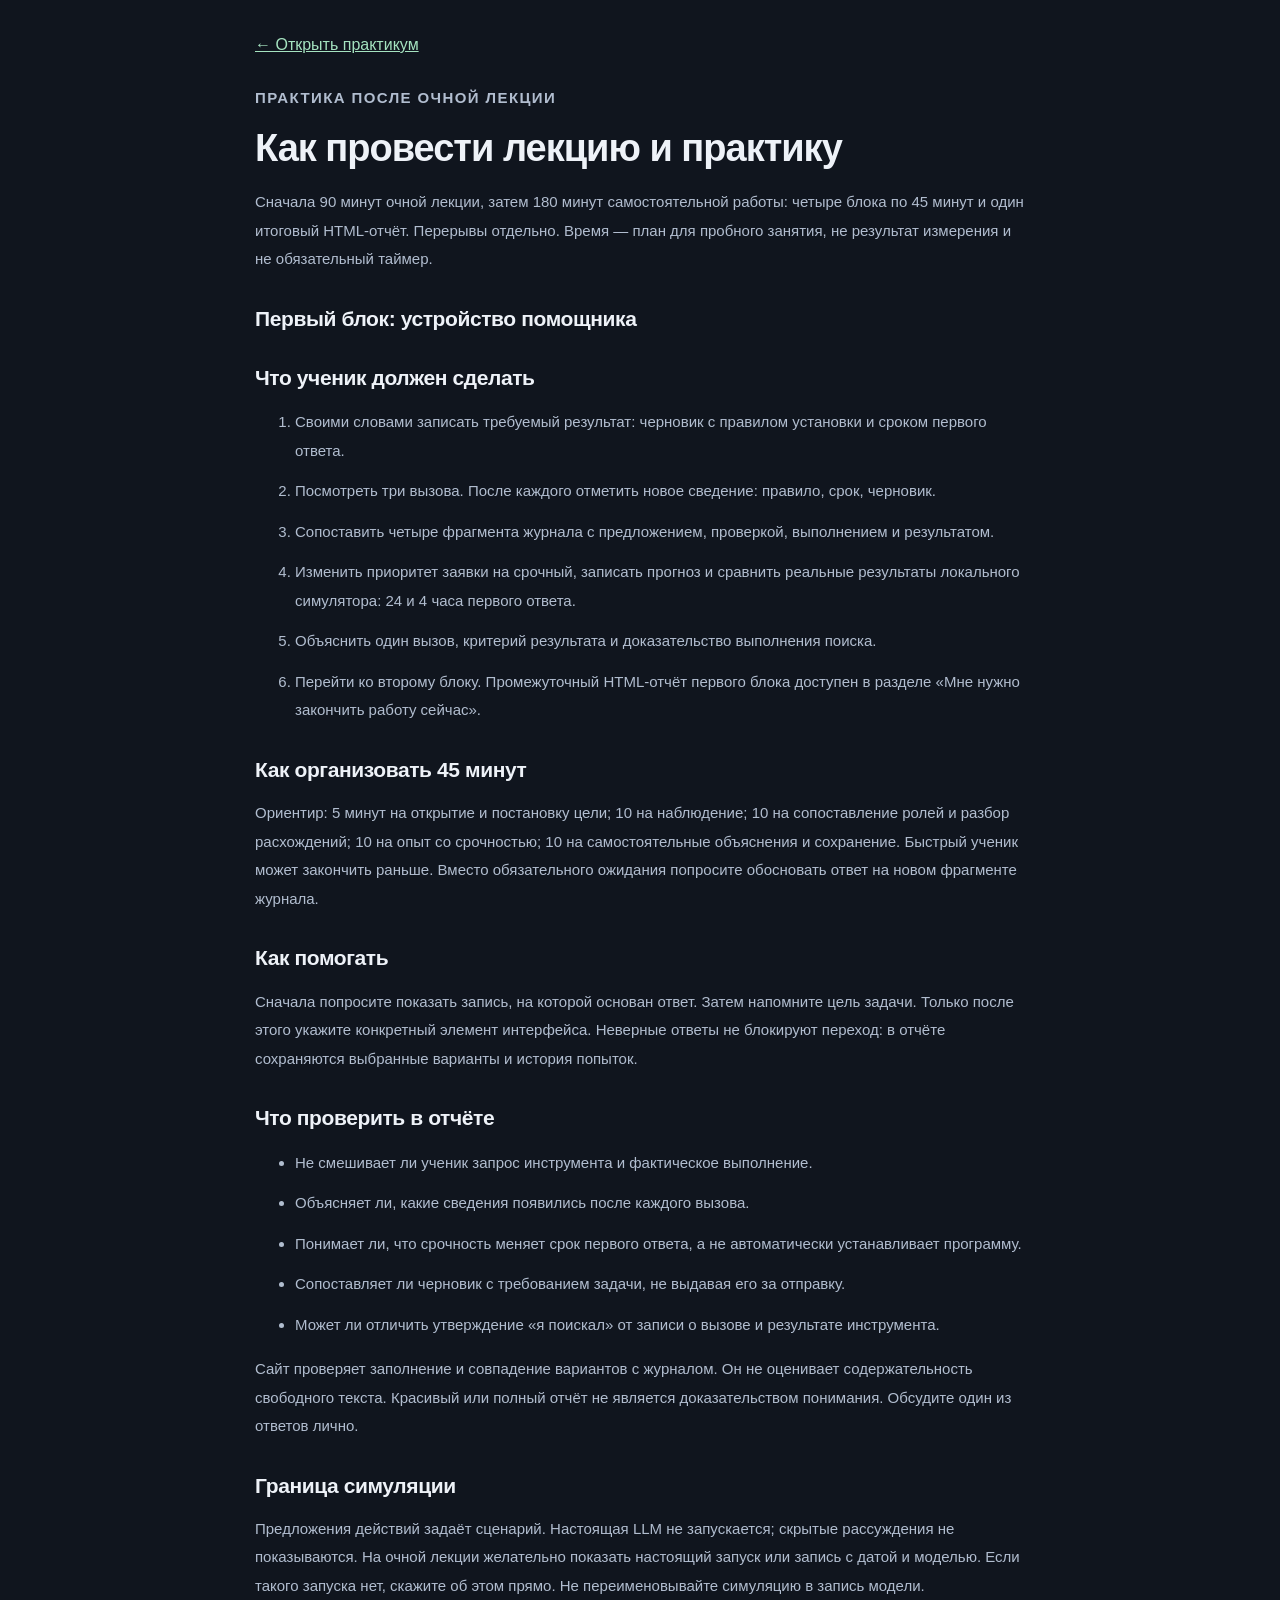
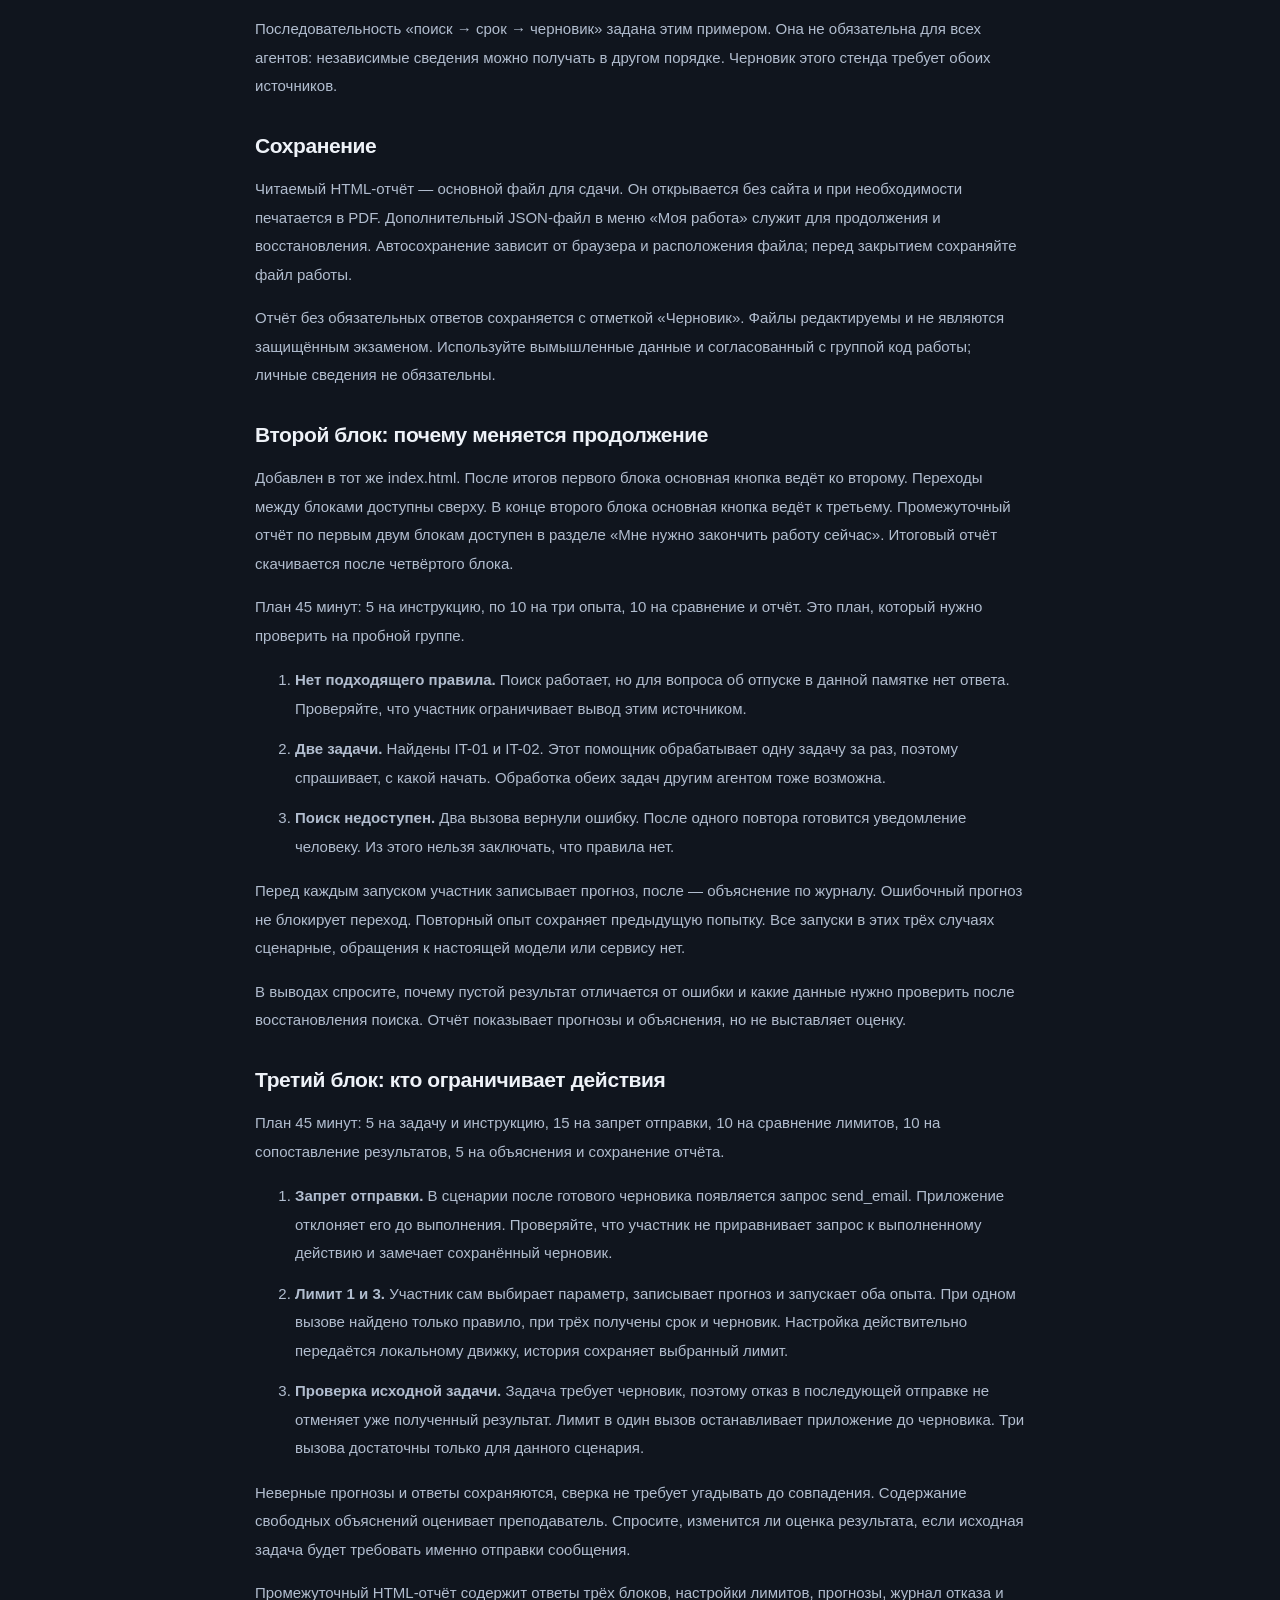
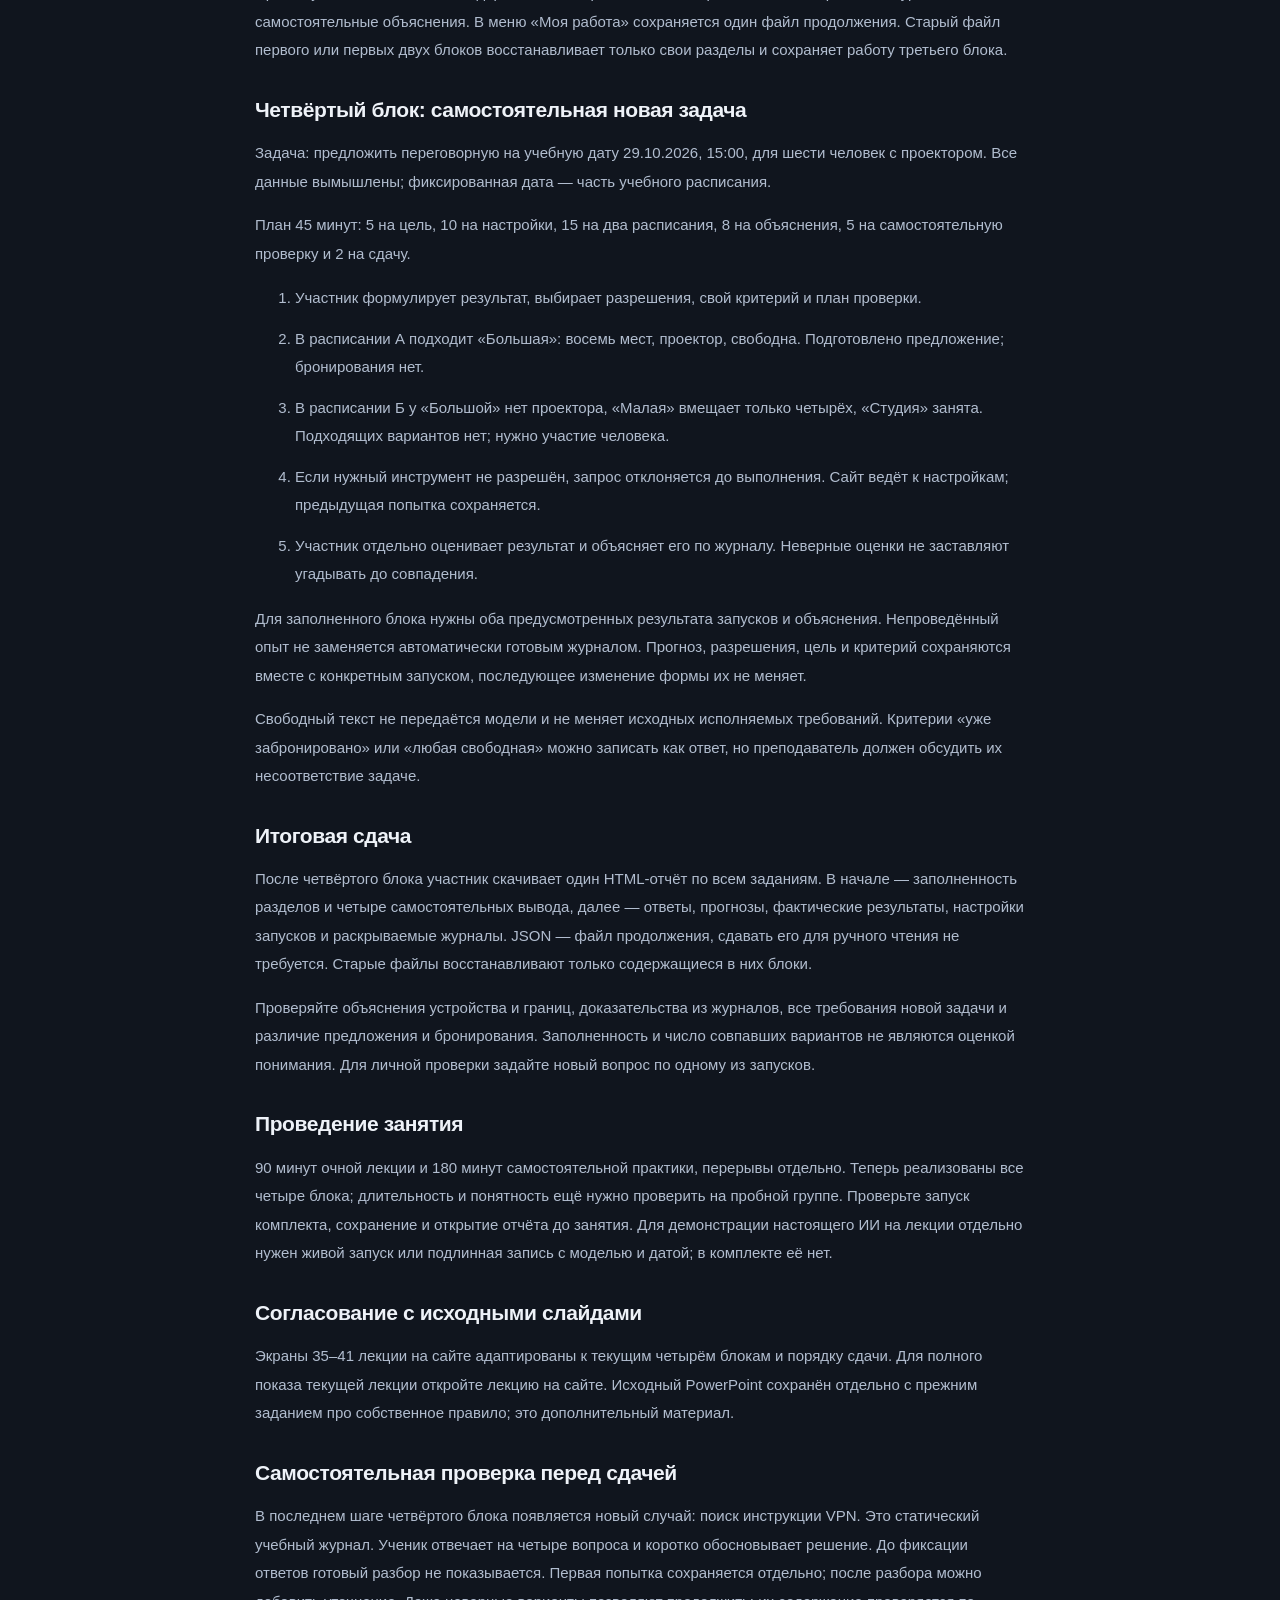
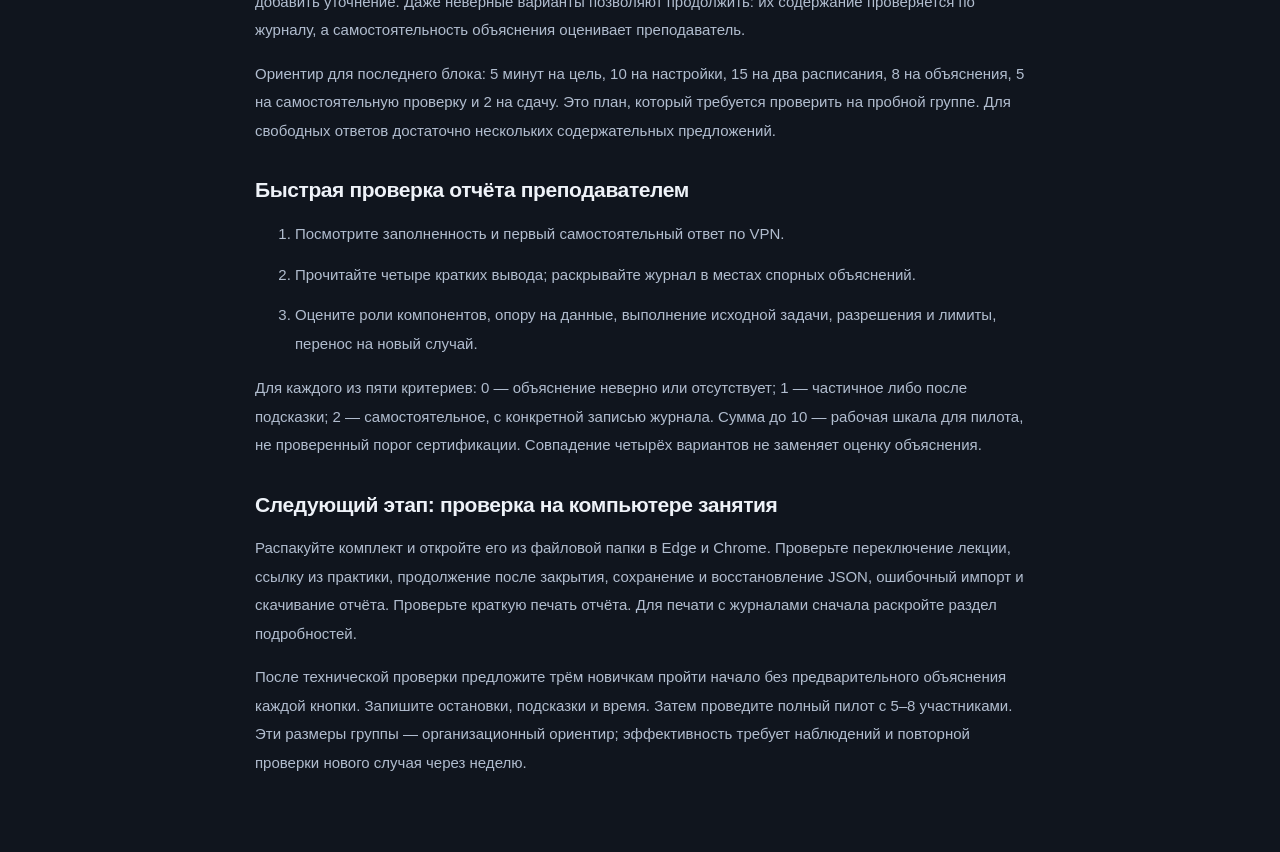
<file: site/agent-anatomy/guide.html>
<!doctype html><html lang="ru"><head><meta charset="utf-8"><meta name="viewport" content="width=device-width,initial-scale=1"><title>Преподавателю · Полный практикум</title><link rel="stylesheet" href="styles.css"></head><body><article class="guide"><a href="index.html">← Открыть практикум</a><p class="eyebrow" style="margin-top:30px">ПРАКТИКА ПОСЛЕ ОЧНОЙ ЛЕКЦИИ</p><h1>Как провести лекцию и практику</h1><p>Сначала 90 минут очной лекции, затем 180 минут самостоятельной работы: четыре блока по 45 минут и один итоговый HTML-отчёт. Перерывы отдельно. Время — план для пробного занятия, не результат измерения и не обязательный таймер.</p><h2>Первый блок: устройство помощника</h2><h2>Что ученик должен сделать</h2><ol><li>Своими словами записать требуемый результат: черновик с правилом установки и сроком первого ответа.</li><li>Посмотреть три вызова. После каждого отметить новое сведение: правило, срок, черновик.</li><li>Сопоставить четыре фрагмента журнала с предложением, проверкой, выполнением и результатом.</li><li>Изменить приоритет заявки на срочный, записать прогноз и сравнить реальные результаты локального симулятора: 24 и 4 часа первого ответа.</li><li>Объяснить один вызов, критерий результата и доказательство выполнения поиска.</li><li>Перейти ко второму блоку. Промежуточный HTML-отчёт первого блока доступен в разделе «Мне нужно закончить работу сейчас».</li></ol><h2>Как организовать 45 минут</h2><p>Ориентир: 5 минут на открытие и постановку цели; 10 на наблюдение; 10 на сопоставление ролей и разбор расхождений; 10 на опыт со срочностью; 10 на самостоятельные объяснения и сохранение. Быстрый ученик может закончить раньше. Вместо обязательного ожидания попросите обосновать ответ на новом фрагменте журнала.</p><h2>Как помогать</h2><p>Сначала попросите показать запись, на которой основан ответ. Затем напомните цель задачи. Только после этого укажите конкретный элемент интерфейса. Неверные ответы не блокируют переход: в отчёте сохраняются выбранные варианты и история попыток.</p><h2>Что проверить в отчёте</h2><ul><li>Не смешивает ли ученик запрос инструмента и фактическое выполнение.</li><li>Объясняет ли, какие сведения появились после каждого вызова.</li><li>Понимает ли, что срочность меняет срок первого ответа, а не автоматически устанавливает программу.</li><li>Сопоставляет ли черновик с требованием задачи, не выдавая его за отправку.</li><li>Может ли отличить утверждение «я поискал» от записи о вызове и результате инструмента.</li></ul><p>Сайт проверяет заполнение и совпадение вариантов с журналом. Он не оценивает содержательность свободного текста. Красивый или полный отчёт не является доказательством понимания. Обсудите один из ответов лично.</p><h2>Граница симуляции</h2><p>Предложения действий задаёт сценарий. Настоящая LLM не запускается; скрытые рассуждения не показываются. На очной лекции желательно показать настоящий запуск или запись с датой и моделью. Если такого запуска нет, скажите об этом прямо. Не переименовывайте симуляцию в запись модели.</p><p>Последовательность «поиск → срок → черновик» задана этим примером. Она не обязательна для всех агентов: независимые сведения можно получать в другом порядке. Черновик этого стенда требует обоих источников.</p><h2>Сохранение</h2><p>Читаемый HTML-отчёт — основной файл для сдачи. Он открывается без сайта и при необходимости печатается в PDF. Дополнительный JSON-файл в меню «Моя работа» служит для продолжения и восстановления. Автосохранение зависит от браузера и расположения файла; перед закрытием сохраняйте файл работы.</p><p>Отчёт без обязательных ответов сохраняется с отметкой «Черновик». Файлы редактируемы и не являются защищённым экзаменом. Используйте вымышленные данные и согласованный с группой код работы; личные сведения не обязательны.</p><h2>Второй блок: почему меняется продолжение</h2><p>Добавлен в тот же index.html. После итогов первого блока основная кнопка ведёт ко второму. Переходы между блоками доступны сверху. В конце второго блока основная кнопка ведёт к третьему. Промежуточный отчёт по первым двум блокам доступен в разделе «Мне нужно закончить работу сейчас». Итоговый отчёт скачивается после четвёртого блока.</p><p>План 45 минут: 5 на инструкцию, по 10 на три опыта, 10 на сравнение и отчёт. Это план, который нужно проверить на пробной группе.</p><ol><li><b>Нет подходящего правила.</b> Поиск работает, но для вопроса об отпуске в данной памятке нет ответа. Проверяйте, что участник ограничивает вывод этим источником.</li><li><b>Две задачи.</b> Найдены IT-01 и IT-02. Этот помощник обрабатывает одну задачу за раз, поэтому спрашивает, с какой начать. Обработка обеих задач другим агентом тоже возможна.</li><li><b>Поиск недоступен.</b> Два вызова вернули ошибку. После одного повтора готовится уведомление человеку. Из этого нельзя заключать, что правила нет.</li></ol><p>Перед каждым запуском участник записывает прогноз, после — объяснение по журналу. Ошибочный прогноз не блокирует переход. Повторный опыт сохраняет предыдущую попытку. Все запуски в этих трёх случаях сценарные, обращения к настоящей модели или сервису нет.</p><p>В выводах спросите, почему пустой результат отличается от ошибки и какие данные нужно проверить после восстановления поиска. Отчёт показывает прогнозы и объяснения, но не выставляет оценку.</p><h2>Третий блок: кто ограничивает действия</h2><p>План 45 минут: 5 на задачу и инструкцию, 15 на запрет отправки, 10 на сравнение лимитов, 10 на сопоставление результатов, 5 на объяснения и сохранение отчёта.</p><ol><li><b>Запрет отправки.</b> В сценарии после готового черновика появляется запрос send_email. Приложение отклоняет его до выполнения. Проверяйте, что участник не приравнивает запрос к выполненному действию и замечает сохранённый черновик.</li><li><b>Лимит 1 и 3.</b> Участник сам выбирает параметр, записывает прогноз и запускает оба опыта. При одном вызове найдено только правило, при трёх получены срок и черновик. Настройка действительно передаётся локальному движку, история сохраняет выбранный лимит.</li><li><b>Проверка исходной задачи.</b> Задача требует черновик, поэтому отказ в последующей отправке не отменяет уже полученный результат. Лимит в один вызов останавливает приложение до черновика. Три вызова достаточны только для данного сценария.</li></ol><p>Неверные прогнозы и ответы сохраняются, сверка не требует угадывать до совпадения. Содержание свободных объяснений оценивает преподаватель. Спросите, изменится ли оценка результата, если исходная задача будет требовать именно отправки сообщения.</p><p>Промежуточный HTML-отчёт содержит ответы трёх блоков, настройки лимитов, прогнозы, журнал отказа и самостоятельные объяснения. В меню «Моя работа» сохраняется один файл продолжения. Старый файл первого или первых двух блоков восстанавливает только свои разделы и сохраняет работу третьего блока.</p><h2>Четвёртый блок: самостоятельная новая задача</h2><p>Задача: предложить переговорную на учебную дату 29.10.2026, 15:00, для шести человек с проектором. Все данные вымышлены; фиксированная дата — часть учебного расписания.</p><p>План 45 минут: 5 на цель, 10 на настройки, 15 на два расписания, 8 на объяснения, 5 на самостоятельную проверку и 2 на сдачу.</p><ol><li>Участник формулирует результат, выбирает разрешения, свой критерий и план проверки.</li><li>В расписании А подходит «Большая»: восемь мест, проектор, свободна. Подготовлено предложение; бронирования нет.</li><li>В расписании Б у «Большой» нет проектора, «Малая» вмещает только четырёх, «Студия» занята. Подходящих вариантов нет; нужно участие человека.</li><li>Если нужный инструмент не разрешён, запрос отклоняется до выполнения. Сайт ведёт к настройкам; предыдущая попытка сохраняется.</li><li>Участник отдельно оценивает результат и объясняет его по журналу. Неверные оценки не заставляют угадывать до совпадения.</li></ol><p>Для заполненного блока нужны оба предусмотренных результата запусков и объяснения. Непроведённый опыт не заменяется автоматически готовым журналом. Прогноз, разрешения, цель и критерий сохраняются вместе с конкретным запуском, последующее изменение формы их не меняет.</p><p>Свободный текст не передаётся модели и не меняет исходных исполняемых требований. Критерии «уже забронировано» или «любая свободная» можно записать как ответ, но преподаватель должен обсудить их несоответствие задаче.</p><h2>Итоговая сдача</h2><p>После четвёртого блока участник скачивает один HTML-отчёт по всем заданиям. В начале — заполненность разделов и четыре самостоятельных вывода, далее — ответы, прогнозы, фактические результаты, настройки запусков и раскрываемые журналы. JSON — файл продолжения, сдавать его для ручного чтения не требуется. Старые файлы восстанавливают только содержащиеся в них блоки.</p><p>Проверяйте объяснения устройства и границ, доказательства из журналов, все требования новой задачи и различие предложения и бронирования. Заполненность и число совпавших вариантов не являются оценкой понимания. Для личной проверки задайте новый вопрос по одному из запусков.</p><h2>Проведение занятия</h2><p>90 минут очной лекции и 180 минут самостоятельной практики, перерывы отдельно. Теперь реализованы все четыре блока; длительность и понятность ещё нужно проверить на пробной группе. Проверьте запуск комплекта, сохранение и открытие отчёта до занятия. Для демонстрации настоящего ИИ на лекции отдельно нужен живой запуск или подлинная запись с моделью и датой; в комплекте её нет.</p><h2>Согласование с исходными слайдами</h2><p>Экраны 35–41 лекции на сайте адаптированы к текущим четырём блокам и порядку сдачи. Для полного показа текущей лекции откройте лекцию на сайте. Исходный PowerPoint сохранён отдельно с прежним заданием про собственное правило; это дополнительный материал.</p><h2>Самостоятельная проверка перед сдачей</h2><p>В последнем шаге четвёртого блока появляется новый случай: поиск инструкции VPN. Это статический учебный журнал. Ученик отвечает на четыре вопроса и коротко обосновывает решение. До фиксации ответов готовый разбор не показывается. Первая попытка сохраняется отдельно; после разбора можно добавить уточнение. Даже неверные варианты позволяют продолжить: их содержание проверяется по журналу, а самостоятельность объяснения оценивает преподаватель.</p><p>Ориентир для последнего блока: 5 минут на цель, 10 на настройки, 15 на два расписания, 8 на объяснения, 5 на самостоятельную проверку и 2 на сдачу. Это план, который требуется проверить на пробной группе. Для свободных ответов достаточно нескольких содержательных предложений.</p><h2>Быстрая проверка отчёта преподавателем</h2><ol><li>Посмотрите заполненность и первый самостоятельный ответ по VPN.</li><li>Прочитайте четыре кратких вывода; раскрывайте журнал в местах спорных объяснений.</li><li>Оцените роли компонентов, опору на данные, выполнение исходной задачи, разрешения и лимиты, перенос на новый случай.</li></ol><p>Для каждого из пяти критериев: 0 — объяснение неверно или отсутствует; 1 — частичное либо после подсказки; 2 — самостоятельное, с конкретной записью журнала. Сумма до 10 — рабочая шкала для пилота, не проверенный порог сертификации. Совпадение четырёх вариантов не заменяет оценку объяснения.</p><h2>Следующий этап: проверка на компьютере занятия</h2><p>Распакуйте комплект и откройте его из файловой папки в Edge и Chrome. Проверьте переключение лекции, ссылку из практики, продолжение после закрытия, сохранение и восстановление JSON, ошибочный импорт и скачивание отчёта. Проверьте краткую печать отчёта. Для печати с журналами сначала раскройте раздел подробностей.</p><p>После технической проверки предложите трём новичкам пройти начало без предварительного объяснения каждой кнопки. Запишите остановки, подсказки и время. Затем проведите полный пилот с 5–8 участниками. Эти размеры группы — организационный ориентир; эффективность требует наблюдений и повторной проверки нового случая через неделю.</p></article></body></html>
</file>
<file: site/agent-anatomy/styles.css>
:root{font-family:"Segoe UI",Arial,sans-serif;color:#eef2f8;background:#10151e;color-scheme:dark;--ink:#eef2f8;--muted:#b1bdcf;--line:#344155;--paper:#1a2331;--green:#a5e3c0;--soft:#233e33}*{box-sizing:border-box}body{margin:0}button,input,textarea,select{font:inherit}button,a,input,select,summary,label{touch-action:manipulation}button{cursor:pointer}button:active{transform:translateY(1px)}button:focus-visible,a:focus-visible,summary:focus-visible,input:focus-visible,textarea:focus-visible,select:focus-visible{outline:3px solid var(--green);outline-offset:4px}[hidden]{display:none!important}a{color:var(--green)}.header{min-height:88px;display:flex;align-items:center;justify-content:space-between;gap:20px;padding:20px max(28px,calc((100vw - 1040px)/2));background:#17202c;border-bottom:1px solid var(--line)}.brand{display:flex;align-items:center;gap:13px}.brand-icon{width:41px;height:43px;display:grid;place-items:center;font-size:30px;font-weight:600;background:var(--green);color:#173126;border-radius:12px 12px 12px 3px}.brand b{font-size:18px;letter-spacing:-.4px}.brand small{display:block;font-size:11px;color:var(--muted);margin-top:5px}.tools{position:relative;flex-shrink:0}.tools>summary{min-height:48px;display:flex;align-items:center;padding:11px 16px;border:1px solid #506050;border-radius:8px;font-size:12px;color:var(--green);cursor:pointer;list-style:none}.tools>summary::-webkit-details-marker{display:none}.tools>summary:after{content:'⌄';margin-left:13px}.tools-menu{position:absolute;top:calc(100% + 10px);right:0;z-index:20;width:280px;padding:10px;background:#202c3b;border:1px solid #516176;border-radius:10px;display:grid;gap:4px}.tools-menu button,.tools-menu a{display:block;width:100%;padding:14px 12px;min-height:48px;background:transparent;color:var(--ink);font-size:12px;border:0;border-radius:5px;text-align:left;text-decoration:none}.tools-menu button:hover,.tools-menu a:hover{background:#2b3d50}.page-shell{max-width:1040px;padding:27px 28px 0;margin:auto}.course-line{display:flex;justify-content:space-between;gap:15px;color:var(--muted);font-size:11px;margin-bottom:24px}.steps{display:grid;grid-template-columns:repeat(6,1fr);gap:7px}.step-link{display:flex;align-items:center;justify-content:center;gap:8px;min-height:48px;border:1px solid transparent;border-radius:7px;background:transparent;color:var(--muted);font-size:11px;padding:10px 5px}.step-link>span{width:23px;height:23px;display:grid;place-items:center;border:1px solid #53647a;border-radius:50%;flex-shrink:0;font-size:10px}.step-link:hover{background:#1e2b3c}.step-link.active{background:var(--soft);color:var(--ink);border-color:#52715f}.step-link.active>span{background:var(--green);color:#1b3428;border-color:var(--green)}.progress{height:3px;background:#29384c;margin:14px 0 34px;border-radius:8px;overflow:hidden}.progress>div{height:100%;background:var(--green);transition:width .15s}main{max-width:900px;margin:auto;min-width:0}h1{font-size:clamp(28px,3.3vw,38px);font-weight:650;letter-spacing:-1px;line-height:1.2;margin:0 0 17px}h1:focus{outline:0}h2{font-size:21px;line-height:1.4;letter-spacing:-.4px;margin:0 0 10px}h3{font-size:16px;line-height:1.5;font-weight:600;margin:0 0 8px}p{line-height:1.85}.eyebrow{font-size:10px;letter-spacing:1.4px;color:var(--green);font-weight:650;margin:0 0 13px}.lead{font-size:15px;line-height:1.8;color:var(--muted);max-width:760px;margin:0 0 29px}.task-card{display:flex;gap:16px;background:#21392f;border:1px solid #4b6858;border-radius:12px;padding:23px 25px;margin:25px 0}.avatar{width:36px;height:36px;display:grid;place-items:center;border-radius:50%;background:#385543;color:var(--green);font-weight:600;flex-shrink:0}.task-card h2{font-size:20px}.task-card p:last-child{font-size:13px;margin:10px 0 0;color:#cad9cf}.task-card .eyebrow{font-size:9px;margin:0 0 10px}.plain-note{border-left:3px solid #83b89b;padding:13px 17px;background:#192c28;color:var(--muted);font-size:13px;line-height:1.9;margin:23px 0;border-radius:0 6px 6px 0}.plain-note strong{color:var(--ink)}.field-label{display:block;font-size:15px;line-height:1.6;font-weight:550;margin:26px 0 10px}textarea,input[type=text],select{display:block;width:100%;background:#161f2c;border:1px solid #596980;color:var(--ink);border-radius:8px;min-height:50px;padding:12px 14px;font-size:15px;line-height:1.7}textarea{resize:vertical}textarea::placeholder,input::placeholder{color:#8f9eb3}select{padding-right:24px}[aria-invalid=true]{outline:2px solid #f1c68f;outline-offset:3px}.field-help{color:var(--muted);font-size:12px;line-height:1.8;margin:9px 0 20px}.help,.technical{font-size:13px;color:var(--muted);margin:24px 0 0;border-top:1px solid var(--line);padding-top:8px}.help>summary,.technical>summary{min-height:48px;padding:12px 0;cursor:pointer;line-height:1.7;color:var(--green)}.help p,.technical p{line-height:1.9}.help li{padding:5px 0;line-height:1.8}.technical code{display:block;overflow-wrap:anywhere;padding:12px 15px;border-radius:6px;background:#121b27;font-size:12px;line-height:1.8}.start-panel{display:flex;gap:21px;border:1px solid var(--line);border-radius:12px;padding:27px;margin:30px 0;background:var(--paper)}.large-number{font-size:29px;letter-spacing:-1px;color:var(--green);padding-top:3px}.start-panel p{font-size:14px;color:var(--muted);margin:0}.call-selector{display:flex;gap:9px;margin:0 0 18px;flex-wrap:wrap}.call-tab{min-height:48px;padding:11px 16px;background:#162230;border:1px solid var(--line);border-radius:7px;font-size:12px;color:var(--muted)}.call-tab.selected{background:var(--soft);color:var(--ink);border-color:#749b82}.call-board{padding:25px;background:var(--paper);border:1px solid var(--line);border-radius:13px}.board-heading{display:flex;justify-content:space-between;gap:17px;align-items:flex-start;padding-bottom:20px;margin-bottom:22px;border-bottom:1px solid var(--line)}.board-heading>span{font-size:10px;color:var(--muted);white-space:nowrap;margin-top:6px}.board-heading h2{font-size:21px;margin:0}.call-phases{padding:0;margin:0;list-style:none;display:grid;gap:23px}.call-phases>li{display:flex;gap:17px}.phase-number{display:grid;place-items:center;width:27px;height:27px;flex-shrink:0;background:#2b4438;border-radius:50%;color:var(--green);font-size:11px}.call-phases .eyebrow{font-size:9px;margin:2px 0 8px}.call-phases h3{font-size:15px}.call-phases p:last-child{font-size:13px;color:var(--muted);margin:8px 0 0}.known-state{margin:19px 0 22px;border:1px solid var(--line);background:#151e2a;border-radius:10px;padding:18px 22px}.known-state h3{font-size:12px;color:var(--muted);font-weight:500;margin:0 0 12px}.known-state>div{display:grid;grid-template-columns:1fr 1fr 1fr;gap:15px}.known-state p{font-size:12px;line-height:1.7;margin:0}.known-state span{display:block;font-size:10px;color:var(--muted);margin-bottom:6px}.known-state b{font-size:13px;font-weight:500}.feedback{padding:22px 25px;background:#223b30;border:1px solid #5e856b;border-radius:10px;margin:22px 0;scroll-margin-top:25px;line-height:1.8;font-size:14px}.feedback:focus{outline:0}.feedback>strong{font-size:15px}.feedback p{color:#cedfd4;font-size:13px;line-height:1.9;margin:10px 0 0}.feedback h2{font-size:20px}.feedback ol{padding-left:22px}.feedback li{padding:9px 0;font-size:13px}.matching-list{display:grid;gap:18px;margin-top:24px}.matching-item{display:flex;gap:15px;padding:21px 22px;background:var(--paper);border:1px solid var(--line);border-radius:10px}.matching-item>div{min-width:0;flex:1}.small-number{display:grid;place-items:center;width:28px;height:28px;border:1px solid #52677f;border-radius:50%;font-size:11px;flex-shrink:0}.matching-item .field-label{font-size:14px;margin:0 0 14px}.baseline{border:1px solid var(--line);background:var(--paper);border-radius:10px;padding:21px 24px}.baseline h2{font-size:18px}.baseline p{font-size:14px;color:var(--muted);margin:7px 0 0}.prediction{border:0;padding:0;margin:28px 0 20px;min-width:0}.prediction legend{font-size:15px;font-weight:550;line-height:1.6;margin-bottom:13px;padding:0}.radio-card{display:flex;align-items:flex-start;gap:13px;min-height:54px;padding:15px 18px;margin:9px 0;background:var(--paper);border:1px solid var(--line);border-radius:8px;cursor:pointer;font-size:14px;line-height:1.7}.radio-card:has(input:checked){border-color:var(--green);background:#233c31}.radio-card input{margin:5px 0 0;accent-color:var(--green);flex-shrink:0;width:17px;height:17px}.comparison{display:grid;grid-template-columns:1fr 1fr;gap:16px;margin:20px 0}.comparison section{border:1px solid #54715e;border-radius:8px;padding:17px}.comparison h3{font-size:13px}.comparison .hours{font-size:34px;font-weight:550;line-height:1.4;margin:12px 0 5px;color:var(--ink)}.hours small{font-size:13px}.report-summary{margin:27px 0}.report-summary ul{list-style:none;padding:0;margin:18px 0;display:grid;gap:8px}.report-summary li{display:flex;align-items:center;gap:14px;padding:15px 18px;background:var(--paper);border:1px solid var(--line);border-radius:9px}.check-mark{color:var(--green);font-size:19px}.report-summary li>span:nth-child(2){flex:1}.report-summary b{font-size:13px;font-weight:550}.report-summary small{display:block;font-size:11px;color:var(--muted);margin-top:5px}.text-button{color:var(--green);background:transparent;border:0;min-height:48px;padding:12px 5px;font-size:12px}.text-button:hover{text-decoration:underline}.report-secondary{margin-top:23px}.footer-space{height:180px}.action-dock{position:fixed;bottom:0;left:0;right:0;background:#182230;border-top:1px solid #45556c;z-index:10;padding:0 max(20px,env(safe-area-inset-left)) max(14px,env(safe-area-inset-bottom))}.dock-inner{max-width:984px;margin:auto}.dock-content{display:flex;align-items:center;gap:19px;padding-top:15px}.dock-description{flex:1;min-width:0}.dock-description>b{font-size:11px;font-weight:550}.dock-description>p{font-size:12px;color:var(--muted);line-height:1.6;margin:4px 0 3px}.dock-description>small{font-size:9px;color:#8d9bb0}.dock-description .save-warning{color:#f2cd98}.button{display:inline-flex;align-items:center;justify-content:center;min-height:50px;padding:14px 20px;border:1px solid transparent;border-radius:8px;font-size:13px;font-weight:600;white-space:nowrap}.primary{background:var(--green);color:#143123}.primary:hover{background:#c3efd4}.secondary{background:transparent;border-color:#59715e;color:var(--green)}.secondary:hover{background:#263d32}.notice{border-bottom:1px solid #786447;color:#f5d9ad;background:#352c20;font-size:13px;line-height:1.8;padding:12px 17px;margin:0 -10px;border-radius:0 0 8px 8px}.skip{position:absolute;top:-100px;left:15px;background:var(--paper);padding:13px;z-index:40}.skip:focus{top:12px}.guide{max-width:820px;margin:auto;padding:36px 25px 60px}.guide h2{margin-top:30px}.guide p,.guide li{font-size:15px;line-height:1.9;color:var(--muted)}.guide li{margin:12px 0}@media(max-width:760px){.header{padding:17px 20px;gap:13px;min-height:78px}.brand b{font-size:16px}.brand small{font-size:9px;max-width:180px;line-height:1.5}.brand-icon{width:33px;height:37px;font-size:25px}.tools>summary{font-size:11px;padding:10px 12px}.page-shell{padding:22px 20px 0}.course-line{font-size:10px;margin-bottom:19px;line-height:1.6}.course-line>span:last-child{text-align:right}.steps{display:grid;grid-template-columns:repeat(3,minmax(0,1fr));gap:7px}.step-link{min-width:0;font-size:10px;padding:9px 7px;border-color:#35465b}.progress{margin:10px 0 27px}.lead{font-size:14px}.task-card{padding:19px 18px;gap:12px}.task-card h2{font-size:18px}.avatar{width:29px;height:29px;font-size:13px}.field-label{font-size:14px}.board-heading{display:block}.board-heading>span{display:block;margin-top:10px}.call-board{padding:21px 18px}.call-phases>li{gap:12px}.known-state{padding:17px}.known-state>div{grid-template-columns:1fr;gap:13px}.known-state p{display:flex;justify-content:space-between;gap:15px}.known-state span{margin:0;font-size:11px}.known-state b{font-size:12px;text-align:right}.feedback{padding:20px 18px}.matching-item{padding:18px 15px;gap:10px}.matching-item .field-label{font-size:13px}.matching-item select{font-size:14px}.comparison{gap:10px}.comparison section{padding:13px}.comparison .hours{font-size:29px}.comparison h3{font-size:12px}.report-summary li{padding:12px 13px;gap:11px}.report-summary .text-button{font-size:11px}.dock-content{gap:12px;flex-wrap:wrap}.dock-description{order:-1;flex-basis:100%;display:flex;gap:8px;align-items:center;justify-content:space-between}.dock-description>p{display:none}.dock-description>small{font-size:9px;text-align:right}.button{font-size:12px;padding:13px 16px}.action-dock #next{flex:1}.footer-space{height:210px}.notice{font-size:12px;line-height:1.7}.radio-card{font-size:13px;padding:14px}.tools-menu{width:260px}.start-panel{padding:21px 18px;gap:15px}}@media(prefers-reduced-motion:reduce){*{transition:none!important;scroll-behavior:auto!important}}

/* Переходы между блоками и журнал опытов. */
.block-nav{display:flex;align-items:center;gap:12px;flex-wrap:wrap;margin:-8px 0 24px;border-bottom:1px solid var(--line);padding-bottom:12px}.block-nav a{min-height:48px;display:flex;align-items:center;padding:12px 14px;border-radius:7px;font-size:12px;text-decoration:none;border:1px solid var(--line)}.block-nav a[aria-current=page]{background:var(--soft);border-color:#71937c;color:var(--ink)}.block-nav>span{color:var(--muted);font-size:11px;padding:8px}.experience-order{padding-left:22px;font-size:14px;line-height:1.9;color:var(--muted)}.experience-order li{margin:8px 0}.recorded-prediction{font-size:14px;color:var(--muted);line-height:1.9}.case-journal{list-style:none;padding:0;margin:0}.case-journal>li{border-top:1px solid var(--line);padding-top:23px;margin-top:23px}.case-journal p{font-size:13px;color:var(--muted)}.case-journal .eyebrow{font-size:10px;color:var(--green)}.observation-note{border-left:3px solid var(--green);padding:12px 16px;background:#22372f;color:#d6e8dc;font-size:14px;line-height:1.9}.case-overview{display:grid;gap:14px}.report-summary a.text-button{display:flex;align-items:center;text-decoration:none}code{overflow-wrap:anywhere}@media(max-width:760px){.block-nav{gap:8px}.block-nav a{font-size:11px;flex:1;justify-content:center;text-align:center}.block-nav>span{flex-basis:100%;padding:0 3px}.case-journal h3{font-size:14px}.observation-note{padding:10px 13px;font-size:13px}}

.budget-progress{display:flex;flex-wrap:wrap;gap:12px;margin:24px 0}.budget-progress>span{padding:12px 16px;background:var(--paper);border:1px solid var(--line);border-radius:8px;color:var(--muted);font-size:13px;line-height:1.7}.block-nav{display:grid;grid-template-columns:repeat(3,minmax(0,1fr))}.block-nav>span{grid-column:1/-1;padding:0 3px}.block-nav a{justify-content:center;text-align:center}@media(max-width:760px){.block-nav a{padding:10px 7px;line-height:1.6;min-width:0;font-size:11px}.block-nav>span{font-size:10px}.budget-progress{gap:8px}.budget-progress>span{flex:1;padding:10px 12px;font-size:12px}.action-dock #next{white-space:normal;line-height:1.5}}

.block-nav{grid-template-columns:repeat(4,minmax(0,1fr))}.room-list{display:grid;grid-template-columns:repeat(3,minmax(0,1fr));gap:12px;margin:24px 0}.room-card{background:var(--paper);border:1px solid var(--line);border-radius:10px;padding:18px}.room-card p{font-size:12px;color:var(--muted)}.room-card strong{font-size:12px;line-height:1.8;color:#d9c5a6}.room-eligible{background:var(--soft);border-color:#71937c}.room-eligible strong{color:var(--green)}input[type=checkbox]{accent-color:var(--green)}@media(max-width:760px){.block-nav{grid-template-columns:repeat(2,minmax(0,1fr))}.room-list{grid-template-columns:1fr}.room-card{padding:17px}}
.header-actions{display:flex;align-items:center;gap:12px}.lecture-shortcut{display:inline-flex;align-items:center;justify-content:center;min-height:48px;padding:11px 16px;border:1px solid #506050;border-radius:8px;text-decoration:none;white-space:nowrap;font-size:12px}.lecture-shortcut:hover{background:#233e33}@media(max-width:760px){.header{flex-wrap:wrap}.header .brand{flex-basis:100%}.header-actions{width:100%;justify-content:space-between}.lecture-shortcut{font-size:12px}}


.task-brief{margin:0 0 22px;border:1px solid #405166;border-radius:12px;overflow:hidden}
.task-condition,.task-action{padding:14px 18px}
.task-condition{background:#172636;border-left:4px solid #8abbe7}
.task-action{background:#142b26;border-left:4px solid #a6e3b8;border-top:1px solid #405166}
.task-brief h2{margin:0 0 5px;font-size:1rem;line-height:1.3}
.task-condition h2{color:#c5e2fc}
.task-action h2{color:#bceac9}
.task-brief p{margin:0;line-height:1.55;color:#f1f6ff;overflow-wrap:anywhere}
@media(max-width:600px){.task-condition,.task-action{padding:12px 14px}}
</file>
<file: site/lecture.css>
:root{font-family:"Segoe UI",Arial,sans-serif;color:#eef2f8;background:#10151e;color-scheme:dark}*{box-sizing:border-box}[hidden]{display:none!important}body{margin:0}a{color:#a5e3c0}button,select{font:inherit}button,a,select{touch-action:manipulation}button{cursor:pointer}button:disabled{cursor:default;opacity:.45}a:focus-visible,button:focus-visible,select:focus-visible,summary:focus-visible{outline:3px solid #a5e3c0;outline-offset:4px}.lecture-header{max-width:1440px;margin:auto;padding:24px 32px;display:flex;justify-content:space-between;align-items:center;gap:24px}.back-link{font-size:14px;display:inline-flex;align-items:center;min-height:44px;text-decoration:none}h1{font-size:clamp(23px,2.3vw,32px);line-height:1.3;margin:8px 0}h1+p{color:#b1bdcf;font-size:14px;margin:0;line-height:1.7}.header-actions{display:flex;flex-wrap:wrap;gap:12px;justify-content:flex-end}.button{min-height:50px;display:inline-flex;align-items:center;justify-content:center;padding:12px 20px;border:1px solid #53657c;border-radius:8px;text-decoration:none;line-height:1.5;font-weight:600;font-size:14px}.primary{background:#a5e3c0;color:#143123;border-color:#a5e3c0}.primary:hover{background:#c3efd4}.secondary{background:#1a2331;color:#eef2f8}.secondary:hover:not(:disabled){background:#29394c}main{max-width:1440px;margin:auto;padding:0 32px 36px}.presenter{background:#131b26;border:1px solid #344155;border-radius:12px;overflow:hidden}.slide-stage{display:flex;align-items:center;justify-content:center;background:#080c12;min-height:180px;position:relative}.slide-stage img{display:block;max-width:100%;width:auto;height:auto;max-height:calc(100dvh - 300px);object-fit:contain}.slide-error{color:#fff1d3;background:#40311b;padding:20px;margin:24px;max-width:600px;line-height:1.8}.slide-stage:has(.slide-error:not([hidden])) img{display:none}.slide-toolbar{display:flex;justify-content:center;align-items:center;gap:16px;padding:16px;flex-wrap:wrap}.slide-picker{display:flex;gap:10px;align-items:center;color:#d6deea;font-size:15px}.slide-picker select{min-height:50px;min-width:80px;border:1px solid #66768d;background:#1a2331;color:#fff;border-radius:8px;padding:8px 12px;font-size:17px}.keyboard-help{font-size:12px;text-align:center;color:#b1bdcf;margin:0 16px 14px;line-height:1.8}.viewer-status{font-size:13px;text-align:center;color:#f5d9ad;margin:0 16px 14px;line-height:1.8}.viewer-status:empty{display:none}.viewer-note{font-size:14px;color:#b1bdcf;line-height:1.9;max-width:1000px;margin:20px 0}.viewer-note a{display:inline-block;min-height:44px;padding:7px 0}.teacher-note{border-top:1px solid #344155;padding-top:8px;color:#b1bdcf;font-size:14px;line-height:1.9}.teacher-note summary{cursor:pointer;color:#a5e3c0;padding:12px 0;min-height:48px}.teacher-note p{max-width:900px}.teacher-note>a{display:inline-block;min-height:44px;padding:7px 0}.presenter:fullscreen{display:flex;flex-direction:column;justify-content:center;border:0;border-radius:0;background:#080c12;padding:0 16px;overflow:auto}.presenter:fullscreen .slide-stage{flex:1;min-height:0}.presenter:fullscreen .slide-stage img{max-height:calc(100dvh - 145px);max-width:100%;height:auto}.presenter:fullscreen .slide-toolbar{flex-shrink:0}.noscript{padding:20px 32px;color:#f5d9ad}@media(max-width:760px){.lecture-header{padding:16px 20px 22px;display:block}.header-actions{justify-content:flex-start;margin-top:18px}main{padding:0 20px 28px}.button{padding:12px 15px;font-size:13px}.slide-toolbar{gap:10px}.slide-stage img{width:100%;max-height:none}.slide-picker{font-size:13px;gap:7px}.slide-picker select{min-width:68px}.keyboard-help{display:none}#fullscreen{flex-basis:100%}.viewer-note{font-size:13px}.presenter:fullscreen{padding:0}.presenter:fullscreen .slide-stage img{max-height:calc(100dvh - 160px);width:auto}.presenter:fullscreen .slide-toolbar{padding:10px}.viewer-status{margin-top:4px}}@media(prefers-reduced-motion:reduce){*{scroll-behavior:auto!important}}

.lecture-closing{width:100%;max-width:1200px;aspect-ratio:16/9;max-height:calc(100dvh - 300px);overflow:auto;padding:clamp(22px,3.5vw,54px);background:#162332;color:#eef2f8}.closing-kicker{color:#a5e3c0;font-size:12px;letter-spacing:1.5px;margin:0 0 12px}.lecture-closing h2{font-size:clamp(25px,3vw,40px);line-height:1.25;margin:0 0 16px}.closing-lead{font-size:clamp(18px,1.8vw,26px);line-height:1.5;margin:0 0 20px}.lecture-closing ul{padding-left:25px;font-size:clamp(16px,1.45vw,22px);line-height:1.6}.lecture-closing li{margin:9px 0}.closing-note{color:#c2d0df;font-size:clamp(13px,1.1vw,17px);line-height:1.6;margin:20px 0 0}.presenter:fullscreen .lecture-closing{max-height:calc(100dvh - 145px);max-width:1600px}@media(max-width:760px){.lecture-closing{aspect-ratio:auto;max-height:none;padding:24px 20px}.lecture-closing h2{font-size:25px}.closing-lead{font-size:18px}.lecture-closing ul{font-size:16px}.closing-note{font-size:13px}}
</file>
<file: site/styles.css>
:root{color-scheme:dark;--bg:#101324;--panel:#181d34;--ink:#f4f3ff;--muted:#afb6d0;--line:#353b59;--purple:#b3a0ff;--cyan:#53dddf;--green:#74dfb3;--amber:#ffcb70;--red:#ffa6ac;--radius:20px;font-family:Inter,ui-sans-serif,system-ui,-apple-system,'Segoe UI',Arial,sans-serif;font-synthesis:none}
*{box-sizing:border-box}html{scroll-behavior:smooth;scroll-padding-top:90px}body{margin:0;background:var(--bg);color:var(--ink);font-size:16px;line-height:1.6}button,input,select,textarea{font:inherit}button,a,input,select,summary,textarea{touch-action:manipulation}a{color:inherit;text-decoration:none}button{cursor:pointer}button:disabled{cursor:default;opacity:.4}button:focus-visible,a:focus-visible,summary:focus-visible,input:focus-visible,textarea:focus-visible,select:focus-visible{outline:3px solid var(--cyan);outline-offset:4px}[hidden]{display:none!important}.header{height:84px;padding:0 max(24px,calc((100vw - 1296px)/2));display:flex;align-items:center;gap:32px;border-bottom:1px solid var(--line);position:sticky;top:0;z-index:10;background:#101324f2;backdrop-filter:blur(16px)}.brand{display:flex;align-items:center;gap:10px;font-weight:750;white-space:nowrap;font-size:18px}.brand-mark{width:30px;height:30px;display:grid;place-items:center;background:linear-gradient(125deg,#a38eff,#4edade);border-radius:9px;color:#111529;font-size:23px}.brand-sub{font-size:11px;font-weight:400;color:var(--muted);max-width:80px;white-space:normal;line-height:1.25}.header nav{display:flex;align-items:center;justify-content:center;gap:28px;flex:1}.header nav a{font-size:14px;color:var(--muted);padding:28px 0;border-bottom:2px solid transparent}.header nav a.active{color:var(--ink);border-color:var(--cyan)}.edition{font-size:12px;color:var(--muted);white-space:nowrap}main{max-width:1296px;margin:auto;padding:0 32px}.page{animation:appear .3s ease}.hero{display:grid;grid-template-columns:1.12fr 1fr;align-items:center;gap:70px;min-height:650px;padding:90px 0 70px;position:relative}.hero:before{content:'';position:absolute;inset:0 -32px;z-index:-1;background:radial-gradient(ellipse at 78% 43%,#7041bc25,transparent 53%)}.eyebrow{color:var(--cyan);font-size:11px;font-weight:700;text-transform:uppercase;letter-spacing:.14em;margin:0 0 22px}h1,h2,h3,p{margin-top:0}h1{font-size:clamp(42px,5vw,72px);line-height:1.08;letter-spacing:-.055em;margin-bottom:28px;font-weight:720}h1 span{color:var(--purple)}.lead{font-size:18px;line-height:1.7;color:var(--muted);max-width:640px}h2{font-size:clamp(27px,3.3vw,42px);line-height:1.2;letter-spacing:-.035em;font-weight:650;margin-bottom:20px}h3{font-size:22px;line-height:1.35;margin-bottom:14px}.actions{display:flex;align-items:center;gap:26px;flex-wrap:wrap;margin-top:30px}.button{display:inline-flex;justify-content:center;align-items:center;gap:24px;min-height:48px;padding:12px 22px;font-size:14px;font-weight:650;border-radius:10px;border:1px solid transparent;line-height:1.4}.primary{background:var(--cyan);color:#10232b;border-color:var(--cyan)}.primary:hover{background:#94eff0}.secondary{border-color:#545a7d;color:var(--ink);background:transparent}.secondary:hover{background:#ffffff0a}.text-link,.text-button{color:var(--purple);font-size:14px;font-weight:600}.text-link:hover,.text-button:hover{text-decoration:underline}.text-button{padding:0;border:0;background:transparent;line-height:1.6}.hero-foot{font-size:12px;color:var(--muted);margin-top:23px;margin-bottom:0}.hero-scene{border:1px solid #575078;border-radius:24px;padding:27px;background:linear-gradient(135deg,#272040a0,#171d33);box-shadow:0 30px 100px #03051130;transform:rotate(-1.2deg)}.scene-top{font-size:12px;display:flex;align-items:center;gap:9px;color:var(--muted)}.scene-top>span:last-child{margin-left:auto;font-size:10px}.live-dot{width:6px;height:6px;border-radius:50%;background:var(--cyan)}.scene-question{font-size:25px;line-height:1.4;font-weight:550;margin:24px 0 22px;letter-spacing:-.02em}.scene-path{list-style:none;padding:0;margin:0}.scene-path li{display:flex;gap:16px;padding:16px 0;border-top:1px solid #ffffff13;align-items:center}.small-num{font-size:11px;letter-spacing:.05em;border-left:2px solid currentColor;padding:6px 8px}.violet{color:var(--purple)}.cyan{color:var(--cyan)}.amber{color:var(--amber)}.scene-path strong{font-size:14px;font-weight:550}.scene-path small{display:block;color:var(--muted);font-size:12px;margin-top:2px}.check{margin-left:auto;color:var(--green);font-size:18px}.scene-bottom{display:flex;justify-content:space-between;align-items:center;gap:10px;padding-top:20px;border-top:1px solid #ffffff20;color:var(--muted);font-size:11px}code{font-family:ui-monospace,SFMono-Regular,Consolas,monospace;font-size:12px;color:var(--cyan);overflow-wrap:anywhere}.facts{display:grid;grid-template-columns:repeat(4,1fr);border-top:1px solid var(--line);border-bottom:1px solid var(--line);padding:26px 0;gap:24px}.facts strong{display:block;font-size:28px;font-weight:600;letter-spacing:-.04em;line-height:1.2}.facts strong small{font-size:15px;font-weight:400}.facts span{display:block;color:var(--muted);font-size:12px;margin-top:6px}.section{padding:90px 0;border-bottom:1px solid var(--line)}.section-heading{max-width:730px;margin-bottom:36px}.section-heading>p:not(.eyebrow){color:var(--muted);max-width:600px}.chapter-row{display:grid;grid-template-columns:70px 1fr 170px 30px;gap:24px;align-items:center;padding:28px 0;border-top:1px solid var(--line)}.chapter-row:last-child{border-bottom:1px solid var(--line)}.chapter-row:hover{background:#ffffff03}.chapter-number{font-size:32px;font-weight:300;color:var(--purple)}.chapter-row h3{font-size:22px;margin-bottom:4px}.chapter-row p{color:var(--muted);font-size:14px;margin:0}.chapter-time{font-size:12px;color:var(--muted)}.row-arrow{font-size:26px;color:var(--cyan)}.outcome{display:grid;grid-template-columns:1fr 1fr;gap:100px;padding:90px 0}.outcome>div:last-child{padding-top:38px}.muted{color:var(--muted)}.page-title{padding:74px 0 45px;max-width:900px}.page-title h1{font-size:clamp(40px,4.5vw,62px)}.lesson-layout{display:grid;grid-template-columns:230px 1fr;gap:65px;padding-bottom:70px;border-bottom:1px solid var(--line)}.lesson-nav{align-self:start;position:sticky;top:115px}.lesson-nav button{border:0;border-left:2px solid var(--line);background:transparent;text-align:left;color:var(--muted);padding:17px 18px;width:100%;font-size:14px}.lesson-nav button span{font-size:11px;display:block;margin-bottom:5px;color:var(--purple)}.lesson-nav button.active{border-color:var(--cyan);color:var(--ink);background:linear-gradient(90deg,#54dddf0c,transparent)}.lesson{max-width:780px}.lesson h2{font-size:34px}.lesson h3{margin-top:30px}.lesson p{color:#c7cce0;font-size:17px;line-height:1.85}.lesson .question-box{margin:30px 0;border-top:1px solid var(--line);padding-top:25px}.lesson details{padding:12px 0;color:var(--green)}summary{cursor:pointer;color:var(--purple);font-size:14px}.demo-section{display:grid;grid-template-columns:1fr 1.1fr;gap:70px}.demo-section p{color:var(--muted)}.demo-board{background:var(--panel);padding:28px;border-radius:var(--radius);border:1px solid var(--line)}.demo-question{font-size:22px!important;color:var(--ink)!important}.trace-list{list-style:none;padding:0;margin:10px 0}.trace-list li{border-left:2px solid var(--cyan);margin:0 0 18px;padding:0 0 0 18px}.trace-list strong{font-size:15px;display:block;font-weight:600}.trace-list small{display:block;font-size:13px;color:var(--muted);margin-top:5px;overflow-wrap:anywhere}.state-strip{font-size:13px;color:var(--green);border-top:1px solid var(--line);padding-top:18px;margin-top:22px}.slide-controls{display:flex;gap:15px;margin:24px 0;align-items:center}.slide-controls select{max-width:700px;margin:0}.slide-image{width:100%;display:block;aspect-ratio:16/9;object-fit:contain;background:#080c17;border:1px solid var(--line);border-radius:12px}.correction{margin-top:20px;padding:20px 0 20px 20px;border-left:3px solid var(--amber);color:#ebd7b0;font-size:15px}.notes{padding:24px 0;border-bottom:1px solid var(--line)}.notes p{font-size:15px;white-space:pre-line;line-height:1.8;color:var(--muted);margin:20px 0 0}.practice-route{display:grid;grid-template-columns:repeat(4,1fr);list-style:none;gap:25px;padding:0;margin:0 0 30px}.practice-route li{border-top:2px solid var(--line);padding-top:18px;font-size:13px;color:var(--muted);display:flex;gap:13px}.practice-route b{color:var(--purple);font-weight:500}.storage-message{font-size:13px;color:var(--muted);margin:0 0 40px}.workbench{display:grid;grid-template-columns:1fr 1fr;gap:54px}.editor,.runner{min-width:0}.runner{border-left:1px solid var(--line);padding-left:40px}.workbench h2{font-size:28px;margin-top:22px}.panel-heading{display:flex;justify-content:space-between;gap:15px;align-items:center}.panel-heading .eyebrow{margin:0}.panel-heading .text-button{font-size:12px}label{display:block;font-size:13px;color:#d4d8ea;margin:18px 0 8px}input,select,textarea{background:#181d31;border:1px solid #454c6b;color:var(--ink);padding:12px 13px;border-radius:9px;width:100%;font-size:14px;min-height:46px}textarea{resize:vertical;line-height:1.6}input::placeholder,textarea::placeholder{color:#8f98b7}.form-pair{display:grid;grid-template-columns:1fr 1fr;gap:17px}.form-pair label{margin-top:18px}.field-hint{color:var(--muted);font-size:12px;margin:8px 0 16px}.check-label{display:flex;align-items:center;gap:10px;color:var(--muted);font-size:13px}.check-label input{width:17px;min-height:17px;height:17px;accent-color:var(--cyan)}.expectation{border-top:1px solid var(--line);padding-top:5px;margin-top:22px}form .button{margin-top:18px}.help{border-top:1px solid var(--line);margin-top:25px;padding-top:18px}.help p,.help .base-policy{color:var(--muted);font-size:13px;margin:15px 0}.help details{margin:12px 0 0 12px}.base-policy{border-bottom:1px solid #ffffff0b;padding:8px 0}.base-policy b{color:var(--ink)}.error{color:var(--red);padding:15px 0;font-size:14px}.result-section{background:linear-gradient(120deg,#1c3041,#1b2135);border:1px solid #335469;border-radius:var(--radius);margin-top:45px;padding:30px}.result-heading{display:flex;justify-content:space-between;gap:25px;align-items:center}.result-heading h2{font-size:26px;margin:0}.result-heading .eyebrow{margin-bottom:10px}.result-section>p{margin:24px 0;color:#c7cfe2}.result-section>.muted{font-size:12px;margin-bottom:0}.pass{color:var(--green);font-size:13px}.mismatch{color:var(--amber);font-size:13px}.journal-heading{display:flex;align-items:center;justify-content:space-between;gap:30px}.coverage{color:var(--cyan);font-size:14px}.table-scroll{overflow:auto}table{width:100%;border-collapse:collapse;margin-top:22px;font-size:13px;line-height:1.6}th,td{text-align:left;vertical-align:top;border-bottom:1px solid var(--line);padding:17px 16px 17px 0;min-width:130px}th{color:var(--muted);font-size:11px;font-weight:600}td:nth-child(2){min-width:200px;max-width:340px}td small{display:block;color:var(--muted);font-size:11px;margin-top:5px}.empty{color:var(--muted);font-size:14px;margin-top:20px}.reflection{display:grid;grid-template-columns:1.1fr 1fr;gap:90px;border:0}.reflection p{color:var(--muted)}.handoff{padding-top:35px}.handoff ul{padding-left:20px;color:#c5cde0;font-size:14px}.handoff li{padding-bottom:8px}.handoff>.button{margin-top:20px}.compact{gap:20px;margin-top:20px}.import-label{margin:0;display:inline-block;cursor:pointer}.import-label input{position:absolute;width:1px;height:1px;opacity:0;overflow:hidden;padding:0;min-height:0}.teacher-block{border-top:1px solid var(--line);padding:38px 0}.teacher-block h2{font-size:30px}.teacher-block p{max-width:900px;color:var(--muted)}.teacher-block ol,.teacher-block ul{color:#c7cce0;padding-left:25px;max-width:1000px}.teacher-block li{margin-bottom:12px}.teacher-block a{text-decoration:underline;text-underline-offset:4px;color:var(--cyan)}.download-row{display:flex;gap:28px;flex-wrap:wrap;margin:20px 0}footer{max-width:1296px;margin:0 auto;padding:35px 32px;border-top:1px solid var(--line);display:flex;justify-content:space-between;gap:30px;color:var(--muted);font-size:11px}footer .brand{color:var(--ink);font-size:15px}footer p{margin-top:8px}footer a:hover{color:var(--cyan)}.skip{position:absolute;left:15px;top:-100px;background:var(--cyan);color:var(--bg);padding:15px;z-index:100}.skip:focus{top:10px}.sr-only{position:absolute;width:1px;height:1px;overflow:hidden;clip:rect(0,0,0,0)}#rule-saved{display:block;font-size:12px;color:var(--green);margin-top:10px}#work-message{font-size:13px;color:var(--green);margin-top:20px}@keyframes appear{from{opacity:.6;transform:translateY(5px)}to{opacity:1;transform:none}}
@media(max-width:1000px){.header{padding:0 24px;gap:24px}.edition,.brand-sub{display:none}.hero{gap:35px;min-height:600px}.hero h1{font-size:55px}.hero-scene{padding:22px}.hero .actions{gap:18px}.lesson-layout{grid-template-columns:190px 1fr;gap:35px}.outcome,.demo-section,.reflection{gap:45px}.workbench{gap:30px}.runner{padding-left:25px}}
@media(max-width:720px){.header{height:auto;min-height:82px;flex-wrap:wrap;gap:4px;padding:12px 20px 0}.brand{font-size:17px}.header nav{order:2;width:100%;justify-content:flex-start;gap:24px;overflow:auto}.header nav a{padding:10px 0;font-size:12px;white-space:nowrap}main{padding:0 22px}.hero{grid-template-columns:1fr;padding:55px 0 40px;gap:40px;min-height:0}.hero h1{font-size:48px}.lead{font-size:16px}.hero-scene{transform:none;padding:24px}.scene-question{font-size:24px}.facts{grid-template-columns:1fr 1fr;gap:25px}.facts strong{font-size:26px}.section{padding:55px 0}.chapter-row{grid-template-columns:40px 1fr 20px;gap:12px}.chapter-number{font-size:25px}.chapter-row h3{font-size:19px}.chapter-row p{font-size:12px}.chapter-time{grid-column:2;grid-row:auto}.row-arrow{grid-column:3;grid-row:1/3}.outcome,.demo-section,.reflection,.workbench{grid-template-columns:1fr;gap:28px}.outcome{padding:55px 0}.outcome>div:last-child{padding:0}.page-title{padding:50px 0 35px}.page-title h1{font-size:43px}.lesson-layout{grid-template-columns:1fr;gap:30px;padding-bottom:45px}.lesson-nav{position:static;display:grid;grid-template-columns:1fr 1fr;gap:7px}.lesson-nav button{padding:12px;font-size:12px}.lesson h2{font-size:29px}.lesson p{font-size:16px}.demo-board{padding:20px}.slide-controls{gap:8px}.slide-controls .button{padding:8px 13px}.slide-controls select{font-size:12px;min-width:0}.practice-route{grid-template-columns:1fr 1fr;gap:18px}.runner{border-left:0;border-top:1px solid var(--line);padding:30px 0 0}.workbench h2{font-size:26px}.result-section{padding:22px}.result-heading{display:block}.result-heading>span{display:block;margin-top:15px}.journal-heading{align-items:start}.coverage{white-space:nowrap;font-size:12px}.reflection{gap:15px}.handoff{padding-top:0}.form-pair{gap:12px}footer{padding:25px 22px;display:block}.teacher-block h2{font-size:26px}}
@media(prefers-reduced-motion:reduce){html{scroll-behavior:auto}.page{animation:none}}
@media print{body{background:white;color:black;font-size:11pt}.header,footer,.hero,.page-title,.practice-route,.storage-message,.workbench,.result-section,.reflection .handoff,.page:not(#practice){display:none!important}main{max-width:none;padding:0}#practice{display:block!important}.journal-section,.reflection{padding:20px 0;border:0;display:block}h2{font-size:22pt;color:black}.eyebrow,.coverage,th,td,.pass,.mismatch,td small,.muted,.reflection p{color:black!important}table{font-size:9pt}th,td{min-width:0!important;padding:8px 10px 8px 0;overflow-wrap:anywhere}textarea{border:1px solid #aaa;color:black;background:white;min-height:150px}.reflection label{color:black}.table-scroll{overflow:visible}.reflection textarea{height:160px}.section-heading{margin:0}tr{break-inside:avoid}}
</file>
<file: site/prototype.css>
:root{--bg:#10141b;--paper:#181e28;--ink:#edf2f8;--muted:#a5b1c1;--line:#303b49;--green:#a2dfbd;--accent:#15271e;--soft:#24362f;font-family:"Segoe UI",Arial,sans-serif;color:var(--ink);background:var(--bg);font-synthesis:none;color-scheme:dark}*{box-sizing:border-box}body{margin:0}a{color:inherit}button,input{font:inherit}button,a,input,summary{touch-action:manipulation}button,a,summary{ -webkit-tap-highlight-color:transparent}a{text-decoration:none}button{cursor:pointer}button:disabled{cursor:default;opacity:.45}a:focus-visible,button:focus-visible,summary:focus-visible,input:focus-visible{outline:3px solid #a2dfbd;outline-offset:5px}[hidden]{display:none!important}.topbar{height:88px;display:flex;align-items:center;gap:28px;padding:0 42px;border-bottom:1px solid var(--line);background:var(--paper)}.brand{display:flex;align-items:center;gap:13px;font-size:21px;font-weight:750;letter-spacing:-.6px}.brand-icon{width:40px;height:42px;display:grid;place-items:center;background:var(--green);color:var(--accent);font-size:29px;border-radius:13px 13px 13px 3px}.brand small{display:block;font-size:11px;font-weight:450;color:var(--muted);letter-spacing:0;margin-top:3px}.preview-label{margin-left:auto;font-size:11px;padding:7px 11px;border-radius:30px;background:var(--soft);color:var(--green)}.original{font-size:12px;color:var(--muted)}.workspace{display:grid;grid-template-columns:290px minmax(0,1fr);max-width:1560px;margin:auto}.sidebar{padding:43px 25px 32px 34px;border-right:1px solid var(--line);position:sticky;top:0;height:calc(100vh - 1px)}.overline{font-size:10px;letter-spacing:1.5px;font-weight:750;color:var(--green);margin:0 0 13px}.sidebar h2{font-size:23px;line-height:1.3;letter-spacing:-.7px;margin:0 0 13px}.sidebar-intro{font-size:13px;line-height:1.75;color:var(--muted);margin:0 0 29px}.route{display:grid;gap:8px}.route-item{display:flex;align-items:center;gap:11px;padding:15px 11px;border-radius:11px;border:1px solid transparent}.route-item.active{background:var(--soft);border-color:#486451}.route-number{width:28px;height:28px;border:1px solid #516052;border-radius:50%;display:grid;place-items:center;flex-shrink:0;font-size:12px}.active .route-number{background:var(--green);color:#181e28;border-color:var(--green)}.route-item b{font-size:12px;font-weight:650;display:block}.route-item small{font-size:10px;color:var(--muted);display:block;margin-top:6px;line-height:1.5}.up-next{margin:34px 11px 0;padding-top:24px;border-top:1px solid var(--line)}.up-next .overline{font-size:9px;color:var(--muted)}.up-next p{font-size:13px;line-height:1.7;margin:12px 0 7px}.up-next small{font-size:10px;line-height:1.7;color:var(--muted);display:block}.sidebar-note{display:flex;gap:10px;margin:45px 11px 0;color:var(--muted)}.sidebar-note>span{font-size:23px;color:var(--green)}.sidebar-note p{font-size:11px;line-height:1.8;margin:0}main{min-width:0;max-width:1060px;width:100%;padding:36px 54px 0;margin:0 auto}.breadcrumb{font-size:11px;color:var(--muted);margin-bottom:30px}.breadcrumb span{padding:0 10px;color:#6f8193}.page-heading{display:flex;align-items:flex-start;gap:18px;margin-bottom:25px}.page-heading>div{flex:1}.page-heading .overline{font-size:9px;margin-bottom:10px}h1{font-size:clamp(26px,2.5vw,37px);letter-spacing:-1.2px;line-height:1.2;margin:0 0 13px;font-weight:650}.intro{font-size:14px;line-height:1.75;color:var(--muted);max-width:640px;margin:0}.time{white-space:nowrap;margin-top:25px;font-size:11px;color:var(--muted)}.lesson-progress{display:flex;align-items:center;gap:18px;margin:26px 0 17px}.lesson-progress>span{font-size:11px;white-space:nowrap;font-weight:650}.progress-track{height:4px;flex:1;background:#303c4b;border-radius:10px;overflow:hidden}#lesson-progress-bar{height:100%;width:33.333%;background:var(--green);transition:width .2s}.lesson-card{background:var(--paper);border:1px solid var(--line);border-radius:15px;overflow:hidden}.slide-toolbar{display:flex;justify-content:space-between;align-items:center;gap:10px;padding:14px 21px;font-size:9px;letter-spacing:1px;color:var(--muted)}.slide-toolbar a{font-size:10px;letter-spacing:0;color:var(--green)}#lesson-image{display:block;width:100%;height:auto;aspect-ratio:16/9;object-fit:contain;background:#151637}.explanation{padding:25px 29px 24px}.step-heading{display:flex;gap:13px;align-items:center}.step-heading>span{font-size:11px;color:var(--green);background:var(--soft);border-radius:8px;padding:9px}.step-heading h2{font-size:22px;letter-spacing:-.6px;margin:0;font-weight:650}.explanation>p{font-size:14px;line-height:1.8;color:#bdc9d8;margin:15px 0 18px}.takeaway{display:flex;gap:17px;padding:14px 17px;background:#20332c;border-left:3px solid #8ac7a6;border-radius:0 6px 6px 0}.takeaway>span{font-size:10px;font-weight:700;white-space:nowrap;padding-top:3px;color:var(--green)}.takeaway p{font-size:12px;line-height:1.7;margin:0}.explanation details{font-size:12px;margin-top:20px;border-top:1px solid var(--line);padding-top:16px}.explanation summary{cursor:pointer;color:var(--green);font-weight:550;line-height:1.7}.explanation details p{line-height:1.8;color:var(--muted);margin-bottom:0}.lesson-bottom{display:flex;align-items:center;justify-content:space-between;gap:14px;margin:20px 0 16px}.lesson-bottom>p{font-size:11px;color:var(--muted);text-align:center}.button{min-height:45px;padding:12px 19px;border:1px solid transparent;border-radius:8px;font-size:12px;font-weight:600;display:inline-flex;align-items:center;justify-content:center;gap:10px}.primary{background:var(--green);color:#181e28}.primary:hover:not(:disabled){background:#b9ebcf}.secondary{background:transparent;color:var(--green);border-color:#45584d}.secondary:hover:not(:disabled){background:var(--soft)}.quiet-note{font-size:10px;color:var(--muted);line-height:1.7}.practice-flow{display:flex;align-items:center;gap:14px;margin:28px 0;font-size:11px;color:#8e9dad;flex-wrap:wrap}.flow-active{color:var(--green);font-weight:700}.question-card{display:flex;gap:17px;background:var(--paper);border:1px solid var(--line);border-radius:14px;padding:25px;margin-bottom:29px}.avatar{width:39px;height:39px;flex-shrink:0;display:grid;place-items:center;background:#314738;color:var(--green);border-radius:50%;font-weight:650}.question-card .overline{font-size:9px;margin:1px 0 10px}.question-card h2{font-size:21px;letter-spacing:-.5px;line-height:1.35;margin:0 0 11px}.question-card p:last-child{font-size:12px;color:var(--muted);line-height:1.8;margin:0;max-width:580px}fieldset{border:0;padding:0;margin:0;min-width:0}legend{font-size:20px;font-weight:650;letter-spacing:-.5px;padding:0}.field-intro{font-size:12px;line-height:1.6;color:var(--muted);margin:10px 0 18px}.choice{display:flex;align-items:center;gap:15px;background:var(--paper);border:1px solid var(--line);border-radius:11px;padding:18px;margin-bottom:10px;cursor:pointer;position:relative}.choice:has(input:checked){border:2px solid var(--green);padding:17px;background:#233a2e}.choice:has(input:focus-visible){outline:3px solid #a2dfbd;outline-offset:3px}.choice input{position:absolute;opacity:0;width:1px;height:1px}.choice-letter{width:29px;height:29px;display:grid;place-items:center;border:1px solid #44534b;border-radius:50%;font-size:11px;flex-shrink:0}.choice:has(input:checked) .choice-letter{background:var(--green);color:#181e28;border-color:var(--green)}.choice b{display:block;font-size:13px;font-weight:600}.choice small{display:block;font-size:11px;line-height:1.6;color:var(--muted);margin-top:5px}.run-row{display:flex;align-items:center;gap:19px;margin:24px 0}.run-row>span{font-size:11px;color:var(--muted)}.result{border-top:1px solid var(--line);margin-top:30px;padding-top:28px;scroll-margin-top:24px}.result>h2{font-size:25px;letter-spacing:-.6px;margin:0 0 12px}.result>p:not(.overline){font-size:13px;line-height:1.7;color:var(--muted)}.result-steps{list-style:none;margin:24px 0;padding:0;display:grid;gap:0}.result-steps li{display:flex;gap:15px;padding:0 0 20px;position:relative}.result-steps li:not(:last-child):before{content:'';position:absolute;left:14px;top:29px;bottom:0;width:1px;background:#456251}.result-steps li>span{border-radius:50%;width:29px;height:29px;display:grid;place-items:center;background:var(--soft);color:var(--green);font-size:11px;flex-shrink:0}.result-steps b{font-size:13px;display:block;padding-top:4px}.result-steps p{font-size:12px;line-height:1.8;color:var(--muted);margin:5px 0 0}.draft{background:var(--paper);border:1px solid var(--line);border-radius:12px;padding:23px}.draft p{font-size:13px;line-height:1.9;white-space:pre-line;margin:0;color:#c5d1dd}.conclusion{border-left:3px solid #8ac7a6;margin-top:24px;padding:2px 0 2px 18px}.conclusion h3{font-size:14px;margin:0 0 8px}.conclusion p{font-size:13px;line-height:1.8;color:var(--muted);margin:0}.result-actions{display:flex;align-items:center;gap:23px;margin:24px 0 15px}.text-link{font-size:12px;color:var(--green)}footer{font-size:9px;color:#91a0b4;border-top:1px solid var(--line);margin-top:36px;padding:20px 0 25px;line-height:1.8}.skip{position:absolute;left:12px;top:-100px;background:#181e28;padding:12px;z-index:10}.skip:focus{top:10px}@media(min-width:1500px){main{padding-top:45px}.sidebar{padding-top:52px}}@media(max-width:1050px){.workspace{grid-template-columns:235px minmax(0,1fr)}.sidebar{padding-left:23px;padding-right:17px}.sidebar h2{font-size:21px}main{padding:30px 30px 0}.route-item{padding-left:8px;padding-right:8px}.route-item b{font-size:11px}.time{display:none}.lesson-bottom>p{display:none}}@media(max-width:720px){.topbar{height:72px;padding:0 20px;gap:12px}.brand{font-size:18px}.brand small{font-size:9px}.brand-icon{width:34px;height:36px;font-size:25px}.preview-label{font-size:9px;padding:6px 9px}.original{display:none}.workspace{display:block}.sidebar{position:static;height:auto;padding:20px;border-right:0;border-bottom:1px solid var(--line)}.sidebar>h2,.sidebar>.overline,.sidebar-intro,.up-next,.sidebar-note{display:none}.route{display:grid;grid-template-columns:1fr 1fr;gap:8px}.route-item{padding:11px 8px;gap:8px}.route-item small{font-size:9px}.route-item b{font-size:11px}.route-number{width:24px;height:24px;font-size:10px}main{padding:24px 20px 0}.breadcrumb{margin-bottom:23px}h1{font-size:29px}.intro{font-size:13px}.explanation{padding:21px 19px}.step-heading h2{font-size:19px}.explanation>p{font-size:13px}.takeaway{display:block;padding:12px}.takeaway>span{display:block;margin-bottom:4px}.slide-toolbar{padding:12px 13px;font-size:8px;letter-spacing:.6px}.slide-toolbar a{font-size:9px}.button{padding:12px 15px;font-size:11px}.lesson-bottom{gap:8px}.question-card{padding:20px;gap:12px}.question-card h2{font-size:19px}.choice{padding:16px 13px;gap:11px}.choice:has(input:checked){padding:15px 12px}.choice b{font-size:12px}.run-row{align-items:flex-start;flex-direction:column;gap:12px}.result-actions{align-items:flex-start;flex-direction:column;gap:18px}.practice-flow{font-size:10px;gap:10px}.quiet-note{font-size:10px}}@media(prefers-reduced-motion:reduce){*{scroll-behavior:auto!important;transition:none!important}}
#workshop-progress{height:100%;width:33.333%;background:var(--green);transition:width .2s}.simple-form{margin:26px 0}.simple-form label,.conclusion>label{display:block;font-size:13px;line-height:1.6;font-weight:600;margin:24px 0 9px}.simple-form input,.simple-form textarea,.simple-form select,.conclusion>textarea{font:inherit;font-size:14px;line-height:1.7;display:block;width:100%;color:var(--ink);background:#181e28;border:1px solid #455363;border-radius:9px;padding:12px 14px;min-height:46px}.simple-form textarea,.conclusion>textarea{resize:vertical}.simple-form input:focus,.simple-form textarea:focus,.simple-form select:focus,.conclusion>textarea:focus{outline:2px solid var(--green);outline-offset:2px}.simple-form textarea::placeholder,.conclusion>textarea::placeholder{color:#8c9aaa}.form-help{margin:13px 0;font-size:12px;color:var(--muted)}.form-help summary{cursor:pointer;color:var(--green)}.form-help p{line-height:1.8}.next-action{margin-top:23px}.experiment-output{margin:25px 0 15px;background:var(--paper);border:1px solid var(--line);border-radius:13px;padding:23px}.experiment-output h3{font-size:21px;line-height:1.35;margin:0 0 20px}.experiment-output>p{font-size:13px;color:var(--muted);line-height:1.9;margin-bottom:0}.experiment-output .result-steps{margin:0}.section-title{font-size:22px;margin:32px 0 13px}.route{gap:8px}@media(max-width:720px){.route{grid-template-columns:1fr}.route-item{padding:9px 10px}.route-item small{display:none}.experiment-output{padding:18px}.simple-form label{font-size:13px}}
</file>
